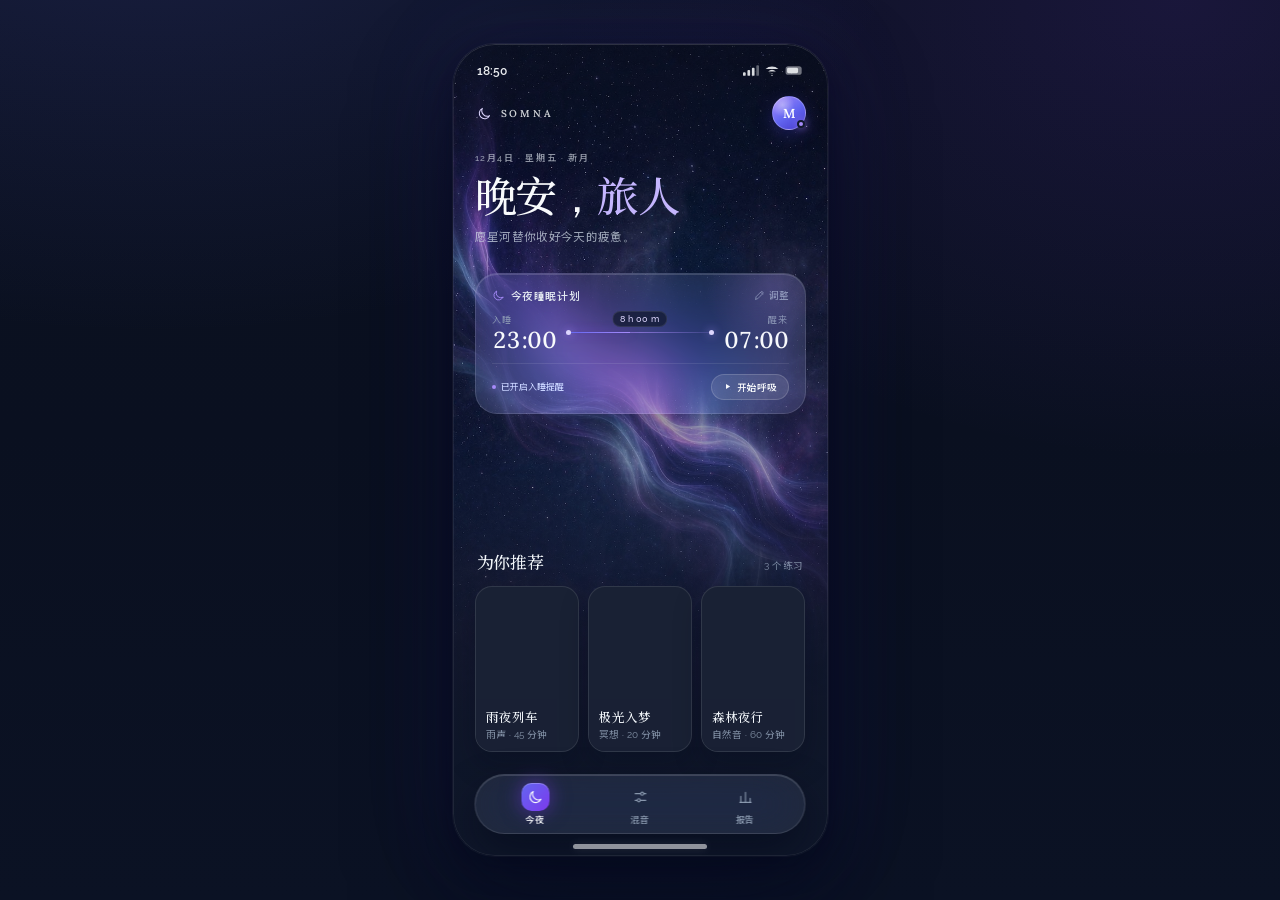
<file: index.html>
<!DOCTYPE html>
<html lang="zh-CN">
<head>
  <meta charset="UTF-8">
  <meta name="viewport" content="width=device-width, initial-scale=1.0, viewport-fit=cover, user-scalable=no">
  <meta name="theme-color" content="#0F172A">
  <meta name="apple-mobile-web-app-capable" content="yes">
  <meta name="apple-mobile-web-app-status-bar-style" content="black-translucent">
  <meta name="mobile-web-app-capable" content="yes">
  <title>SOMNA · 冥想睡眠</title>
  <link rel="icon" href="data:image/svg+xml,%3Csvg xmlns='http://www.w3.org/2000/svg' viewBox='0 0 64 64'%3E%3Crect width='64' height='64' rx='18' fill='%234338CA'/%3E%3Cpath d='M43 41A17 17 0 0 1 23 21a17 17 0 1 0 20 20Z' fill='%23DDD6FE'/%3E%3C/svg%3E">
  <link rel="stylesheet" href="assets/app.css">
</head>
<body>
  <div class="app-shell">
    <div class="app" id="app" data-view="home">
      <div class="app-statusbar" aria-hidden="true">
        <span class="status-time" id="statusTime">9:41</span>
        <span class="status-icons">
          <svg class="status-icon"><use href="#icon-signal"/></svg>
          <svg class="status-icon"><use href="#icon-wifi"/></svg>
          <svg class="status-icon battery"><use href="#icon-battery"/></svg>
        </span>
      </div>

      <main class="view-stack" id="viewStack">
        <!-- 今夜首页 -->
        <section class="view view-home active" data-view="home" aria-label="今夜首页">
          <img class="view-bg" src="assets/images/aurora-night.jpg" alt="极光夜空">
          <div class="scrim scrim-home"></div>

          <header class="home-nav">
            <div class="mini-brand">
              <span class="mini-mark"><svg class="icon"><use href="#icon-moon"/></svg></span>
              <span>SOMNA</span>
            </div>
            <button class="avatar" aria-label="个人中心">
              <span>M</span>
              <i></i>
            </button>
          </header>

          <div class="view-scroll home-scroll">
            <section class="greeting">
              <p class="eyebrow" id="homeDate">10月21日 · 星期三 · 新月</p>
              <h1 class="serif">晚安，<em>旅人</em></h1>
              <p class="greeting-sub">愿星河替你收好今天的疲惫。</p>
            </section>

            <section class="plan-card glass">
              <div class="plan-head">
                <span class="plan-kicker"><svg class="icon"><use href="#icon-moon"/></svg>今夜睡眠计划</span>
                <button class="plan-edit" id="openPlanSheet">
                  <svg class="icon"><use href="#icon-pencil"/></svg>调整
                </button>
              </div>
              <div class="plan-times">
                <div class="plan-time">
                  <span>入睡</span>
                  <strong id="planBedtime">23:00</strong>
                </div>
                <div class="plan-line">
                  <span class="node"></span>
                  <span class="rail"></span>
                  <span class="plan-duration" id="planDuration">8 h 00 m</span>
                  <span class="node"></span>
                </div>
                <div class="plan-time right">
                  <span>醒来</span>
                  <strong id="planWakeTime">07:00</strong>
                </div>
              </div>
              <div class="plan-foot">
                <span class="plan-status"><i></i>已开启入睡提醒</span>
                <button class="plan-start" data-session="deep">
                  <svg class="icon icon-fill"><use href="#icon-play"/></svg>开始呼吸
                </button>
              </div>
            </section>

            <section class="rec-section">
              <div class="rec-head">
                <h3 class="serif">为你推荐</h3>
                <span class="rec-count">3 个练习</span>
              </div>
              <div class="rec-row">
                <button class="rec-card" data-session="rain" aria-label="打开雨夜列车">
                  <span class="rec-art art-rain">
                    <svg class="icon rec-icon"><use href="#icon-rain"/></svg>
                    <span class="rec-play"><svg class="icon icon-fill"><use href="#icon-play"/></svg></span>
                  </span>
                  <span class="rec-info">
                    <span class="rec-title serif">雨夜列车</span>
                    <span class="rec-meta">雨声 · 45 分钟</span>
                  </span>
                </button>
                <button class="rec-card" data-session="aurora" aria-label="打开极光入梦">
                  <span class="rec-art art-aurora">
                    <svg class="icon rec-icon"><use href="#icon-sparkles"/></svg>
                    <span class="rec-play"><svg class="icon icon-fill"><use href="#icon-play"/></svg></span>
                  </span>
                  <span class="rec-info">
                    <span class="rec-title serif">极光入梦</span>
                    <span class="rec-meta">冥想 · 20 分钟</span>
                  </span>
                </button>
                <button class="rec-card" data-session="forest" aria-label="打开森林夜行">
                  <span class="rec-art art-forest">
                    <svg class="icon rec-icon"><use href="#icon-tree"/></svg>
                    <span class="rec-play"><svg class="icon icon-fill"><use href="#icon-play"/></svg></span>
                  </span>
                  <span class="rec-info">
                    <span class="rec-title serif">森林夜行</span>
                    <span class="rec-meta">自然音 · 60 分钟</span>
                  </span>
                </button>
              </div>
            </section>
          </div>
        </section>

        <!-- 混音实验室 -->
        <section class="view view-mix" data-view="mix" aria-label="混音实验室">
          <div class="view-bg mix-bg"></div>

          <header class="page-head mix-head">
            <div class="head-copy">
              <p class="eyebrow">MIX YOUR NIGHT</p>
              <h1 class="serif">混音实验室</h1>
            </div>
            <button class="reset-btn" id="resetMix">重置</button>
          </header>

          <div class="view-scroll mix-scroll">
            <p class="mix-lead">叠加四层环境音，创造专属的睡眠音景。</p>

            <div class="now-row">
              <span class="now-left">
                <span class="eq" id="mixEq"><i></i><i></i><i></i><i></i></span>
                正在播放 · 4 个音轨
              </span>
              <span class="now-time">26:14</span>
            </div>

            <div class="tracks" id="tracks">
              <div class="track-card active" style="--track:#60A5FA">
                <div class="track-top">
                  <span class="track-icon tile-rain"><svg class="icon"><use href="#icon-rain"/></svg></span>
                  <span class="track-copy">
                    <span class="track-name serif">雨声</span>
                    <span class="track-sub">窗外细雨</span>
                  </span>
                  <span class="track-value"><span>64</span><small>%</small></span>
                </div>
                <div class="track-slider">
                  <span class="color-block"></span>
                  <input class="track-range" type="range" min="0" max="100" value="64" style="--p:64%" aria-label="雨声音量">
                </div>
              </div>

              <div class="track-card" style="--track:#22D3EE">
                <div class="track-top">
                  <span class="track-icon tile-ocean"><svg class="icon"><use href="#icon-waves"/></svg></span>
                  <span class="track-copy">
                    <span class="track-name serif">海浪</span>
                    <span class="track-sub">远岸潮汐</span>
                  </span>
                  <span class="track-value"><span>38</span><small>%</small></span>
                </div>
                <div class="track-slider">
                  <span class="color-block"></span>
                  <input class="track-range" type="range" min="0" max="100" value="38" style="--p:38%" aria-label="海浪音量">
                </div>
              </div>

              <div class="track-card" style="--track:#34D399">
                <div class="track-top">
                  <span class="track-icon tile-forest"><svg class="icon"><use href="#icon-tree"/></svg></span>
                  <span class="track-copy">
                    <span class="track-name serif">森林</span>
                    <span class="track-sub">杉木与夜风</span>
                  </span>
                  <span class="track-value"><span>22</span><small>%</small></span>
                </div>
                <div class="track-slider">
                  <span class="color-block"></span>
                  <input class="track-range" type="range" min="0" max="100" value="22" style="--p:22%" aria-label="森林音量">
                </div>
              </div>

              <div class="track-card" style="--track:#F59E0B">
                <div class="track-top">
                  <span class="track-icon tile-fire"><svg class="icon"><use href="#icon-fire"/></svg></span>
                  <span class="track-copy">
                    <span class="track-name serif">营火</span>
                    <span class="track-sub">木柴轻响</span>
                  </span>
                  <span class="track-value"><span>47</span><small>%</small></span>
                </div>
                <div class="track-slider">
                  <span class="color-block"></span>
                  <input class="track-range" type="range" min="0" max="100" value="47" style="--p:47%" aria-label="营火音量">
                </div>
              </div>
            </div>

            <button class="save-btn" id="saveBtn">
              <svg class="icon i-plus"><use href="#icon-plus"/></svg>
              <svg class="icon i-check"><use href="#icon-check"/></svg>
              <span>保存音景</span>
            </button>
            <p class="save-note" id="saveNote">已保存 12 个私人音景 · 云端同步</p>
          </div>
        </section>

        <!-- 睡眠报告 -->
        <section class="view view-report" data-view="report" aria-label="睡眠报告">
          <div class="view-bg report-bg"></div>

          <header class="page-head report-head">
            <div class="head-copy">
              <p class="eyebrow">WEEK 43 · 睡眠健康</p>
              <h1 class="serif">睡眠报告</h1>
            </div>
            <button class="icon-btn" id="shareReport" aria-label="分享报告">
              <svg class="icon"><use href="#icon-share"/></svg>
            </button>
          </header>

          <div class="view-scroll report-scroll">
            <div class="date-row">
              <span>10月20日 · 周二</span>
              <span class="trend"><svg class="icon"><use href="#icon-chevron-right"/></svg>较上周 +6</span>
            </div>

            <section class="score-card glass">
              <div class="score-ring">
                <svg viewBox="0 0 116 116">
                  <defs>
                    <linearGradient id="scoreGrad" x1="0" y1="1" x2="1" y2="0">
                      <stop offset="0" stop-color="#4338CA"/>
                      <stop offset=".55" stop-color="#7C3AED"/>
                      <stop offset="1" stop-color="#A78BFA"/>
                    </linearGradient>
                  </defs>
                  <circle class="score-track" cx="58" cy="58" r="48"/>
                  <circle class="score-progress" cx="58" cy="58" r="48"/>
                </svg>
                <div class="score-center">
                  <span class="score-num">84</span>
                  <span class="score-cap">睡眠评分</span>
                </div>
              </div>
              <div class="score-copy">
                <span class="score-badge"><i></i>良好 · +6</span>
                <h3 class="serif">昨夜睡得很安稳</h3>
                <p>深睡比例提升 4%，恢复状态优于 <strong>78%</strong> 的用户。</p>
              </div>
            </section>

            <section class="stage-card glass">
              <div class="card-head">
                <div>
                  <h3 class="serif">睡眠阶段</h3>
                  <p>23:00 — 07:00</p>
                </div>
                <div class="stage-total">
                  <strong class="serif">7h 16m</strong>
                  <span>总睡眠</span>
                </div>
              </div>
              <div class="stage-chart">
                <span class="grid-line line-a"></span>
                <span class="grid-line line-b"></span>
                <div class="stage-col">
                  <span class="stage-val">1h 42m</span>
                  <span class="stage-bar deep" style="height:52px"></span>
                  <span class="stage-name">深睡</span>
                </div>
                <div class="stage-col">
                  <span class="stage-val">3h 18m</span>
                  <span class="stage-bar light" style="height:100px"></span>
                  <span class="stage-name">浅睡</span>
                </div>
                <div class="stage-col">
                  <span class="stage-val">1h 48m</span>
                  <span class="stage-bar rem" style="height:56px"></span>
                  <span class="stage-name">REM</span>
                </div>
                <div class="stage-col">
                  <span class="stage-val">28m</span>
                  <span class="stage-bar awake" style="height:14px"></span>
                  <span class="stage-name">清醒</span>
                </div>
              </div>
            </section>

            <div class="metric-row">
              <div class="metric-card">
                <span class="metric-icon"><svg class="icon"><use href="#icon-moon"/></svg></span>
                <span class="metric-label">睡眠时长</span>
                <strong class="metric-value">7h 16m</strong>
                <span class="metric-sub">较上周 +22m</span>
              </div>
              <div class="metric-card">
                <span class="metric-icon"><svg class="icon"><use href="#icon-clock"/></svg></span>
                <span class="metric-label">入睡用时</span>
                <strong class="metric-value">18 min</strong>
                <span class="metric-sub">理想 &lt;30m</span>
              </div>
              <div class="metric-card">
                <span class="metric-icon"><svg class="icon"><use href="#icon-eye"/></svg></span>
                <span class="metric-label">觉醒次数</span>
                <strong class="metric-value">2 次</strong>
                <span class="metric-sub">较上周 −1</span>
              </div>
            </div>

            <div class="insight-card">
              <span class="insight-icon"><svg class="icon"><use href="#icon-sparkles"/></svg></span>
              <p><strong>今晚建议</strong> 睡前 30 分钟调暗灯光，做 3 轮 4-7-8 呼吸。</p>
              <svg class="icon insight-arrow"><use href="#icon-chevron-right"/></svg>
            </div>
          </div>
        </section>

        <!-- 全屏呼吸播放 -->
        <section class="view view-player" data-view="player" aria-label="呼吸引导播放">
          <img class="view-bg player-bg" src="assets/images/aurora-night.jpg" alt="极光夜空">
          <div class="scrim scrim-player"></div>

          <header class="player-head">
            <button class="icon-btn" id="playerBack" aria-label="返回">
              <svg class="icon"><use href="#icon-chevron-left"/></svg>
            </button>
            <div class="player-head-copy">
              <span id="playerHeaderKicker">SLEEP MEDITATION</span>
              <strong class="serif" id="playerHeaderTitle">睡眠冥想</strong>
            </div>
            <button class="icon-btn" id="playerFav" aria-label="收藏">
              <svg class="icon"><use href="#icon-heart"/></svg>
            </button>
          </header>

          <div class="player-body">
            <div class="player-title">
              <p class="eyebrow" id="playerEyebrow">4–7–8 BREATHING</p>
              <h1 class="serif" id="playerTitle">深海呼吸</h1>
              <p id="playerSubtitle">引导呼吸 · 12 分钟</p>
            </div>

            <div class="orb-stage" id="orbStage">
              <span class="orb-halo"></span>
              <span class="orb-ring ring-a"></span>
              <span class="orb-ring ring-b"></span>
              <span class="orb-spark spark-a"></span>
              <span class="orb-spark spark-b"></span>
              <span class="orb-spark spark-c"></span>
              <div class="orb" id="orb">
                <span class="orb-highlight"></span>
                <span class="orb-rim"></span>
                <span class="orb-text">
                  <span class="orb-word" id="orbWord">吸气</span>
                  <span class="orb-sec" id="orbSec">4 秒</span>
                </span>
              </div>
            </div>

            <div class="guide">
              <p class="guide-main serif" id="playerGuide">让气息缓缓沉入腹部</p>
              <p class="guide-sub" id="playerGuideSub">像潮水漫过夜色，不必用力。</p>
            </div>
          </div>

          <div class="player-bottom">
            <div class="progress-labels">
              <span id="currentTime">00:00</span>
              <span id="totalTime">12:00</span>
            </div>
            <div class="progress-track" id="progressTrack">
              <span class="progress-fill" id="progressFill"></span>
            </div>
            <div class="controls">
              <button class="ctrl" id="repeatBtn" aria-label="循环播放">
                <svg class="icon"><use href="#icon-repeat"/></svg>
              </button>
              <button class="ctrl" id="prevBtn" aria-label="后退 30 秒">
                <svg class="icon"><use href="#icon-skip-back"/></svg>
              </button>
              <button class="ctrl play-btn" id="playBtn" aria-label="暂停">
                <svg class="icon icon-fill i-pause"><use href="#icon-pause"/></svg>
                <svg class="icon icon-fill i-play"><use href="#icon-play"/></svg>
              </button>
              <button class="ctrl" id="nextBtn" aria-label="前进 30 秒">
                <svg class="icon"><use href="#icon-skip-forward"/></svg>
              </button>
              <button class="ctrl" id="volumeBtn" aria-label="静音">
                <svg class="icon"><use href="#icon-volume"/></svg>
              </button>
            </div>
            <p class="session-note" id="sessionNote">4-7-8 呼吸 · 今晚第 1 次</p>
          </div>
        </section>
      </main>

      <nav class="tabbar" id="tabbar" aria-label="主导航">
        <button class="tab active" data-nav="home">
          <span class="tab-icon"><svg class="icon"><use href="#icon-moon"/></svg></span>
          <span>今夜</span>
        </button>
        <button class="tab" data-nav="mix">
          <span class="tab-icon"><svg class="icon"><use href="#icon-sliders"/></svg></span>
          <span>混音</span>
        </button>
        <button class="tab" data-nav="report">
          <span class="tab-icon"><svg class="icon"><use href="#icon-chart"/></svg></span>
          <span>报告</span>
        </button>
      </nav>

      <div class="home-indicator"></div>
      <div class="toast" id="toast" role="status" aria-live="polite"></div>

      <div class="sheet-layer" id="planSheet" aria-hidden="true">
        <div class="sheet-backdrop" data-close-sheet></div>
        <div class="sheet" role="dialog" aria-modal="true" aria-labelledby="planSheetTitle">
          <div class="sheet-handle"></div>
          <div class="sheet-head">
            <h2 class="serif" id="planSheetTitle">调整睡眠计划</h2>
            <button class="sheet-close" data-close-sheet aria-label="关闭">
              <svg class="icon"><use href="#icon-x"/></svg>
            </button>
          </div>
          <p class="sheet-sub">选择今晚的作息区间，SOMNA 会在睡前提醒你。</p>
          <div class="plan-options" id="planOptions">
            <button class="plan-option" data-bed="22:30" data-wake="06:30" data-hours="8 h 00 m">
              <span class="option-main"><strong>22:30</strong><i>→</i><strong>06:30</strong></span>
              <span class="option-sub">早睡修复 · 8 小时</span>
              <span class="option-check"><svg class="icon"><use href="#icon-check"/></svg></span>
            </button>
            <button class="plan-option selected" data-bed="23:00" data-wake="07:00" data-hours="8 h 00 m">
              <span class="option-main"><strong>23:00</strong><i>→</i><strong>07:00</strong></span>
              <span class="option-sub">标准睡眠 · 8 小时</span>
              <span class="option-check"><svg class="icon"><use href="#icon-check"/></svg></span>
            </button>
            <button class="plan-option" data-bed="23:30" data-wake="07:00" data-hours="7 h 30 m">
              <span class="option-main"><strong>23:30</strong><i>→</i><strong>07:00</strong></span>
              <span class="option-sub">轻量睡眠 · 7.5 小时</span>
              <span class="option-check"><svg class="icon"><use href="#icon-check"/></svg></span>
            </button>
          </div>
          <button class="sheet-confirm" id="confirmPlan">应用今晚计划</button>
        </div>
      </div>
    </div>
  </div>

  <svg class="svg-defs" xmlns="http://www.w3.org/2000/svg" aria-hidden="true">
    <symbol id="icon-moon" viewBox="0 0 24 24"><path d="M20.2 15.4A8.7 8.7 0 0 1 8.6 3.8 8.7 8.7 0 1 0 20.2 15.4Z"/></symbol>
    <symbol id="icon-sliders" viewBox="0 0 24 24"><path d="M4 7h8M17 7h3M4 17h3M12 17h8"/><circle cx="14.5" cy="7" r="2.3"/><circle cx="9.5" cy="17" r="2.3"/></symbol>
    <symbol id="icon-chart" viewBox="0 0 24 24"><path d="M5 20V11M12 20V5M19 20v-6"/><path d="M3.5 20h17"/></symbol>
    <symbol id="icon-pencil" viewBox="0 0 24 24"><path d="m14.8 5.2 4 4M4 20l4.2-1L19 8.2a2.8 2.8 0 0 0-4-4L4.2 15 4 20Z"/></symbol>
    <symbol id="icon-rain" viewBox="0 0 24 24"><path d="M7 15.5a3.5 3.5 0 1 1 .4-7 5 5 0 0 1 9.2-1.5A4.2 4.2 0 0 1 18 15.5H7Z"/><path d="m8.5 18-1 2M12 18l-1 2M15.5 18l-1 2"/></symbol>
    <symbol id="icon-waves" viewBox="0 0 24 24"><path d="M3 8.5c2.2-2.2 4.4-2.2 6.6 0s4.4 2.2 6.6 0 3.5-1.7 4.8-.7M3 13.5c2.2-2.2 4.4-2.2 6.6 0s4.4 2.2 6.6 0 3.5-1.7 4.8-.7M3 18.5c2.2-2.2 4.4-2.2 6.6 0s4.4 2.2 6.6 0 3.5-1.7 4.8-.7"/></symbol>
    <symbol id="icon-tree" viewBox="0 0 24 24"><path d="M12 3 7 10h3l-4 6h5v3M12 3l5 7h-3l4 6h-6v3M12 19v2"/></symbol>
    <symbol id="icon-fire" viewBox="0 0 24 24"><path d="M12.2 21c4 0 6.3-2.5 6.3-5.7 0-4.6-4.7-6.4-5.1-11.3-2.7 1.3-4.2 3.5-4.2 5.6 0 1.2.4 2.2 1.1 3-2 .1-3.3-1-3.5-2.4-.8 1.2-1.2 2.6-1.2 4.1C5.6 18.3 8.1 21 12.2 21Z"/><path d="M12.1 18.8c1.4 0 2.3-.9 2.3-2.1 0-1.6-1.7-2.2-1.8-4-.9.5-1.5 1.2-1.5 2 0 .4.1.8.4 1.1-.7 0-1.2-.4-1.3-.9-.3.4-.4.9-.4 1.4 0 1.5.9 2.5 2.3 2.5Z"/></symbol>
    <symbol id="icon-sparkles" viewBox="0 0 24 24"><path d="M11 3c.5 4.4 1.8 5.7 6.2 6.2-4.4.5-5.7 1.8-6.2 6.2-.5-4.4-1.8-5.7-6.2-6.2C9.2 8.7 10.5 7.4 11 3Z"/><path d="M18.5 15.5c.2 1.7.8 2.3 2.5 2.5-1.7.2-2.3.8-2.5 2.5-.2-1.7-.8-2.3-2.5-2.5 1.7-.2 2.3-.8 2.5-2.5Z"/></symbol>
    <symbol id="icon-clock" viewBox="0 0 24 24"><circle cx="12" cy="12" r="8.5"/><path d="M12 7v5.3l3.2 1.9"/></symbol>
    <symbol id="icon-eye" viewBox="0 0 24 24"><path d="M2.8 12S6.2 5.8 12 5.8 21.2 12 21.2 12 17.8 18.2 12 18.2 2.8 12 2.8 12Z"/><circle cx="12" cy="12" r="2.8"/></symbol>
    <symbol id="icon-heart" viewBox="0 0 24 24"><path d="M20.2 5.9a5 5 0 0 0-7.1 0L12 7l-1.1-1.1a5 5 0 1 0-7 7.1L12 21l8.2-8a5 5 0 0 0 0-7.1Z"/></symbol>
    <symbol id="icon-share" viewBox="0 0 24 24"><path d="M12 15V3.8M12 3.8 8.5 7.3M12 3.8l3.5 3.5"/><path d="M5.5 12.5v6.7h13v-6.7"/></symbol>
    <symbol id="icon-chevron-left" viewBox="0 0 24 24"><path d="m14.5 5-7 7 7 7"/></symbol>
    <symbol id="icon-chevron-right" viewBox="0 0 24 24"><path d="m9.5 5 7 7-7 7"/></symbol>
    <symbol id="icon-play" viewBox="0 0 24 24"><path d="M8 5.3v13.4L19 12 8 5.3Z"/></symbol>
    <symbol id="icon-pause" viewBox="0 0 24 24"><rect x="7" y="5" width="3.6" height="14" rx="1.4"/><rect x="13.4" y="5" width="3.6" height="14" rx="1.4"/></symbol>
    <symbol id="icon-skip-back" viewBox="0 0 24 24"><path d="M19 5.5v13L9 12l10-6.5Z"/><path d="M5 5v14"/></symbol>
    <symbol id="icon-skip-forward" viewBox="0 0 24 24"><path d="M5 5.5v13l10-6.5L5 5.5Z"/><path d="M19 5v14"/></symbol>
    <symbol id="icon-repeat" viewBox="0 0 24 24"><path d="M17 3.5h3.5V7M20.5 7A8.5 8.5 0 1 0 21 14"/></symbol>
    <symbol id="icon-volume" viewBox="0 0 24 24"><path d="M4 9.5v5h4l5 4v-13l-5 4H4Z"/><path d="M16 9.2a4 4 0 0 1 0 5.6"/></symbol>
    <symbol id="icon-plus" viewBox="0 0 24 24"><path d="M12 5v14M5 12h14"/></symbol>
    <symbol id="icon-check" viewBox="0 0 24 24"><path d="m5 12.5 4.5 4.5L19 6.5"/></symbol>
    <symbol id="icon-x" viewBox="0 0 24 24"><path d="M6 6l12 12M18 6 6 18"/></symbol>
    <symbol id="icon-signal" viewBox="0 0 18 12"><rect x="0" y="8" width="3" height="4" rx="1"/><rect x="5" y="5.5" width="3" height="6.5" rx="1"/><rect x="10" y="3" width="3" height="9" rx="1"/><rect x="15" y="0" width="3" height="12" rx="1" opacity=".42"/></symbol>
    <symbol id="icon-wifi" viewBox="0 0 18 13"><path d="M1.4 4.6A11.5 11.5 0 0 1 16.6 4.6M4.4 7.7a7.1 7.1 0 0 1 9.2 0M7.3 10.6a3 3 0 0 1 3.4 0"/><circle cx="9" cy="12.2" r=".8" fill="currentColor" stroke="none"/></symbol>
    <symbol id="icon-battery" viewBox="0 0 22 12"><rect x=".7" y="1.1" width="18.6" height="9.8" rx="3" opacity=".5"/><rect x="2.4" y="2.8" width="12.7" height="6.4" rx="1.7"/><path d="M21 4.6v2.8"/></symbol>
  </svg>

  <script src="assets/audio.js"></script>
  <script src="assets/app.js"></script>
</body>
</html>
</file>
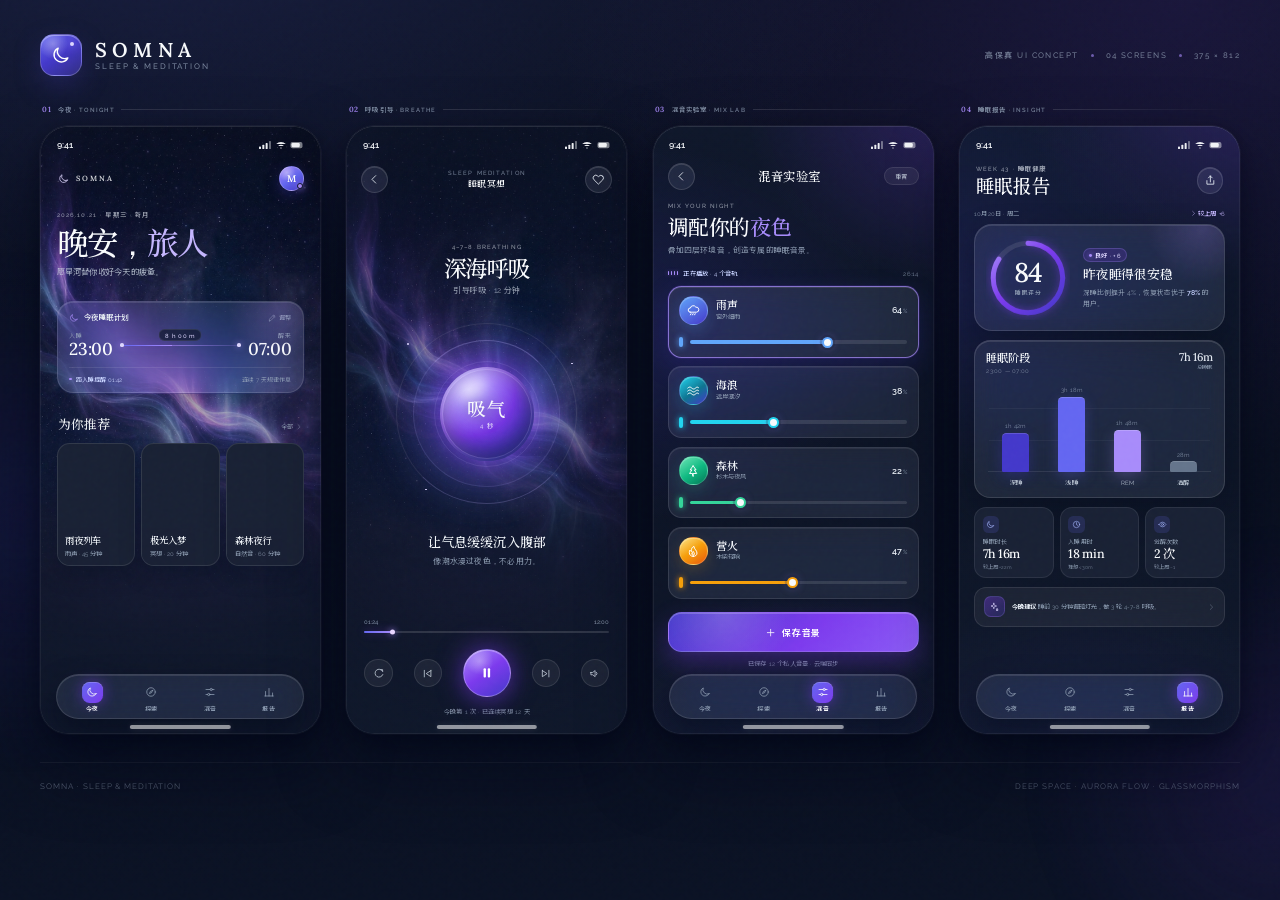
<file: showcase.html>
<!DOCTYPE html>
<html lang="zh-CN">
<head>
  <meta charset="UTF-8">
  <meta name="viewport" content="width=device-width, initial-scale=1.0">
  <meta name="theme-color" content="#0F172A">
  <title>SOMNA · 冥想睡眠 App — 高保真设计稿</title>
  <link rel="stylesheet" href="assets/styles.css">
</head>
<body>
  <div class="ambient ambient-a" aria-hidden="true"></div>
  <div class="ambient ambient-b" aria-hidden="true"></div>

  <svg class="svg-defs" xmlns="http://www.w3.org/2000/svg" aria-hidden="true">
    <symbol id="icon-moon" viewBox="0 0 24 24">
      <path d="M20.2 15.4A8.7 8.7 0 0 1 8.6 3.8 8.7 8.7 0 1 0 20.2 15.4Z"/>
    </symbol>
    <symbol id="icon-compass" viewBox="0 0 24 24">
      <circle cx="12" cy="12" r="8.5"/>
      <path d="m15.2 8.8-2 4.4-4.4 2 2-4.4 4.4-2Z"/>
    </symbol>
    <symbol id="icon-sliders" viewBox="0 0 24 24">
      <path d="M4 7h8M17 7h3M4 17h3M12 17h8"/>
      <circle cx="14.5" cy="7" r="2.3"/>
      <circle cx="9.5" cy="17" r="2.3"/>
    </symbol>
    <symbol id="icon-chart" viewBox="0 0 24 24">
      <path d="M5 20V11M12 20V5M19 20v-6"/>
      <path d="M3.5 20h17"/>
    </symbol>
    <symbol id="icon-pencil" viewBox="0 0 24 24">
      <path d="m14.8 5.2 4 4M4 20l4.2-1L19 8.2a2.8 2.8 0 0 0-4-4L4.2 15 4 20Z"/>
    </symbol>
    <symbol id="icon-rain" viewBox="0 0 24 24">
      <path d="M7 15.5a3.5 3.5 0 1 1 .4-7 5 5 0 0 1 9.2-1.5A4.2 4.2 0 0 1 18 15.5H7Z"/>
      <path d="m8.5 18-1 2M12 18l-1 2M15.5 18l-1 2"/>
    </symbol>
    <symbol id="icon-waves" viewBox="0 0 24 24">
      <path d="M3 8.5c2.2-2.2 4.4-2.2 6.6 0s4.4 2.2 6.6 0 3.5-1.7 4.8-.7"/>
      <path d="M3 13.5c2.2-2.2 4.4-2.2 6.6 0s4.4 2.2 6.6 0 3.5-1.7 4.8-.7"/>
      <path d="M3 18.5c2.2-2.2 4.4-2.2 6.6 0s4.4 2.2 6.6 0 3.5-1.7 4.8-.7"/>
    </symbol>
    <symbol id="icon-tree" viewBox="0 0 24 24">
      <path d="M12 3 7 10h3l-4 6h5v3M12 3l5 7h-3l4 6h-6v3M12 19v2"/>
    </symbol>
    <symbol id="icon-fire" viewBox="0 0 24 24">
      <path d="M12.2 21c4 0 6.3-2.5 6.3-5.7 0-4.6-4.7-6.4-5.1-11.3-2.7 1.3-4.2 3.5-4.2 5.6 0 1.2.4 2.2 1.1 3-2 .1-3.3-1-3.5-2.4-.8 1.2-1.2 2.6-1.2 4.1C5.6 18.3 8.1 21 12.2 21Z"/>
      <path d="M12.1 18.8c1.4 0 2.3-.9 2.3-2.1 0-1.6-1.7-2.2-1.8-4-.9.5-1.5 1.2-1.5 2 0 .4.1.8.4 1.1-.7 0-1.2-.4-1.3-.9-.3.4-.4.9-.4 1.4 0 1.5.9 2.5 2.3 2.5Z"/>
    </symbol>
    <symbol id="icon-sparkles" viewBox="0 0 24 24">
      <path d="M11 3c.5 4.4 1.8 5.7 6.2 6.2-4.4.5-5.7 1.8-6.2 6.2-.5-4.4-1.8-5.7-6.2-6.2C9.2 8.7 10.5 7.4 11 3Z"/>
      <path d="M18.5 15.5c.2 1.7.8 2.3 2.5 2.5-1.7.2-2.3.8-2.5 2.5-.2-1.7-.8-2.3-2.5-2.5 1.7-.2 2.3-.8 2.5-2.5Z"/>
    </symbol>
    <symbol id="icon-clock" viewBox="0 0 24 24">
      <circle cx="12" cy="12" r="8.5"/>
      <path d="M12 7v5.3l3.2 1.9"/>
    </symbol>
    <symbol id="icon-eye" viewBox="0 0 24 24">
      <path d="M2.8 12S6.2 5.8 12 5.8 21.2 12 21.2 12 17.8 18.2 12 18.2 2.8 12 2.8 12Z"/>
      <circle cx="12" cy="12" r="2.8"/>
    </symbol>
    <symbol id="icon-heart" viewBox="0 0 24 24">
      <path d="M20.2 5.9a5 5 0 0 0-7.1 0L12 7l-1.1-1.1a5 5 0 1 0-7 7.1L12 21l8.2-8a5 5 0 0 0 0-7.1Z"/>
    </symbol>
    <symbol id="icon-share" viewBox="0 0 24 24">
      <path d="M12 15V3.8M12 3.8 8.5 7.3M12 3.8l3.5 3.5"/>
      <path d="M5.5 12.5v6.7h13v-6.7"/>
    </symbol>
    <symbol id="icon-chevron-left" viewBox="0 0 24 24">
      <path d="m14.5 5-7 7 7 7"/>
    </symbol>
    <symbol id="icon-chevron-right" viewBox="0 0 24 24">
      <path d="m9.5 5 7 7-7 7"/>
    </symbol>
    <symbol id="icon-play" viewBox="0 0 24 24">
      <path d="M8 5.3v13.4L19 12 8 5.3Z"/>
    </symbol>
    <symbol id="icon-pause" viewBox="0 0 24 24">
      <rect x="7" y="5" width="3.6" height="14" rx="1.4"/>
      <rect x="13.4" y="5" width="3.6" height="14" rx="1.4"/>
    </symbol>
    <symbol id="icon-skip-back" viewBox="0 0 24 24">
      <path d="M19 5.5v13L9 12l10-6.5Z"/>
      <path d="M5 5v14"/>
    </symbol>
    <symbol id="icon-skip-forward" viewBox="0 0 24 24">
      <path d="M5 5.5v13l10-6.5L5 5.5Z"/>
      <path d="M19 5v14"/>
    </symbol>
    <symbol id="icon-repeat" viewBox="0 0 24 24">
      <path d="M17 3.5h3.5V7M20.5 7A8.5 8.5 0 1 0 21 14"/>
    </symbol>
    <symbol id="icon-volume" viewBox="0 0 24 24">
      <path d="M4 9.5v5h4l5 4v-13l-5 4H4Z"/>
      <path d="M16 9.2a4 4 0 0 1 0 5.6"/>
    </symbol>
    <symbol id="icon-plus" viewBox="0 0 24 24">
      <path d="M12 5v14M5 12h14"/>
    </symbol>
    <symbol id="icon-check" viewBox="0 0 24 24">
      <path d="m5 12.5 4.5 4.5L19 6.5"/>
    </symbol>
    <symbol id="icon-signal" viewBox="0 0 18 12">
      <rect x="0" y="8" width="3" height="4" rx="1"/>
      <rect x="5" y="5.5" width="3" height="6.5" rx="1"/>
      <rect x="10" y="3" width="3" height="9" rx="1"/>
      <rect x="15" y="0" width="3" height="12" rx="1" opacity=".42"/>
    </symbol>
    <symbol id="icon-wifi" viewBox="0 0 18 13">
      <path d="M1.4 4.6A11.5 11.5 0 0 1 16.6 4.6M4.4 7.7a7.1 7.1 0 0 1 9.2 0M7.3 10.6a3 3 0 0 1 3.4 0"/>
      <circle cx="9" cy="12.2" r=".8" fill="currentColor" stroke="none"/>
    </symbol>
    <symbol id="icon-battery" viewBox="0 0 22 12">
      <rect x=".7" y="1.1" width="18.6" height="9.8" rx="3" opacity=".5"/>
      <rect x="2.4" y="2.8" width="12.7" height="6.4" rx="1.7"/>
      <path d="M21 4.6v2.8"/>
    </symbol>
  </svg>

  <div class="showcase">
    <header class="topbar">
      <div class="brand">
        <div class="logo-mark">
          <svg class="icon"><use href="#icon-moon"/></svg>
        </div>
        <div class="brand-copy">
          <span class="brand-name">SOMNA</span>
          <span class="brand-sub">SLEEP &amp; MEDITATION</span>
        </div>
      </div>
      <div class="topmeta">
        <span>高保真 UI CONCEPT</span>
        <i></i>
        <span>04 SCREENS</span>
        <i></i>
        <span>375 × 812</span>
      </div>
    </header>

    <main class="stage">
      <div class="frames" id="frames">

        <!-- 01 今夜首页 -->
        <section class="frame-block">
          <div class="frame-label">
            <span class="num">01</span>
            <span>今夜 · TONIGHT</span>
            <span class="line"></span>
          </div>
          <article class="phone phone-home" aria-label="今夜首页">
            <img class="phone-bg" src="assets/images/aurora-night.jpg" alt="AI 生成的极光夜空">
            <div class="scrim scrim-home"></div>
            <div class="screen">
              <div class="statusbar">
                <span class="status-time">9:41</span>
                <span class="status-icons">
                  <svg class="status-icon"><use href="#icon-signal"/></svg>
                  <svg class="status-icon"><use href="#icon-wifi"/></svg>
                  <svg class="status-icon battery"><use href="#icon-battery"/></svg>
                </span>
              </div>

              <header class="home-nav">
                <div class="mini-brand">
                  <span class="mini-mark"><svg class="icon"><use href="#icon-moon"/></svg></span>
                  <span>SOMNA</span>
                </div>
                <button class="avatar" aria-label="个人中心">
                  <span>M</span>
                  <i></i>
                </button>
              </header>

              <div class="home-content">
                <section class="greeting">
                  <p class="eyebrow">2026.10.21 · 星期三 · 新月</p>
                  <h1 class="serif">晚安，<em>旅人</em></h1>
                  <p class="greeting-sub">愿星河替你收好今天的疲惫。</p>
                </section>

                <section class="plan-card glass">
                  <div class="plan-head">
                    <span class="plan-kicker"><svg class="icon"><use href="#icon-moon"/></svg>今夜睡眠计划</span>
                    <button class="plan-edit"><svg class="icon"><use href="#icon-pencil"/></svg>调整</button>
                  </div>
                  <div class="plan-times">
                    <div class="plan-time">
                      <span>入睡</span>
                      <strong>23:00</strong>
                    </div>
                    <div class="plan-line">
                      <span class="node"></span>
                      <span class="rail"></span>
                      <span class="plan-duration">8 h 00 m</span>
                      <span class="node"></span>
                    </div>
                    <div class="plan-time right">
                      <span>醒来</span>
                      <strong>07:00</strong>
                    </div>
                  </div>
                  <div class="plan-foot">
                    <span class="plan-status"><i></i>距入睡提醒 01:42</span>
                    <span>连续 7 天规律作息</span>
                  </div>
                </section>

                <section class="rec-section">
                  <div class="rec-head">
                    <h3 class="serif">为你推荐</h3>
                    <button>全部 <svg class="icon"><use href="#icon-chevron-right"/></svg></button>
                  </div>
                  <div class="rec-row">
                    <button class="rec-card">
                      <span class="rec-art art-rain">
                        <svg class="icon rec-icon"><use href="#icon-rain"/></svg>
                        <span class="rec-play"><svg class="icon icon-fill"><use href="#icon-play"/></svg></span>
                      </span>
                      <span class="rec-info">
                        <span class="rec-title serif">雨夜列车</span>
                        <span class="rec-meta">雨声 · 45 分钟</span>
                      </span>
                    </button>
                    <button class="rec-card">
                      <span class="rec-art art-aurora">
                        <svg class="icon rec-icon"><use href="#icon-sparkles"/></svg>
                        <span class="rec-play"><svg class="icon icon-fill"><use href="#icon-play"/></svg></span>
                      </span>
                      <span class="rec-info">
                        <span class="rec-title serif">极光入梦</span>
                        <span class="rec-meta">冥想 · 20 分钟</span>
                      </span>
                    </button>
                    <button class="rec-card">
                      <span class="rec-art art-forest">
                        <svg class="icon rec-icon"><use href="#icon-tree"/></svg>
                        <span class="rec-play"><svg class="icon icon-fill"><use href="#icon-play"/></svg></span>
                      </span>
                      <span class="rec-info">
                        <span class="rec-title serif">森林夜行</span>
                        <span class="rec-meta">自然音 · 60 分钟</span>
                      </span>
                    </button>
                  </div>
                </section>
              </div>

              <nav class="tabbar" aria-label="主导航">
                <button class="tab active">
                  <span class="tab-icon"><svg class="icon"><use href="#icon-moon"/></svg></span>
                  <span>今夜</span>
                </button>
                <button class="tab">
                  <span class="tab-icon"><svg class="icon"><use href="#icon-compass"/></svg></span>
                  <span>探索</span>
                </button>
                <button class="tab">
                  <span class="tab-icon"><svg class="icon"><use href="#icon-sliders"/></svg></span>
                  <span>混音</span>
                </button>
                <button class="tab">
                  <span class="tab-icon"><svg class="icon"><use href="#icon-chart"/></svg></span>
                  <span>报告</span>
                </button>
              </nav>

              <div class="home-indicator"></div>
            </div>
          </article>
        </section>

        <!-- 02 呼吸引导播放 -->
        <section class="frame-block">
          <div class="frame-label">
            <span class="num">02</span>
            <span>呼吸引导 · BREATHE</span>
            <span class="line"></span>
          </div>
          <article class="phone phone-breathe" aria-label="呼吸引导播放">
            <img class="phone-bg player-bg" src="assets/images/aurora-night.jpg" alt="AI 生成的极光夜空">
            <div class="scrim scrim-player"></div>
            <div class="screen">
              <div class="statusbar">
                <span class="status-time">9:41</span>
                <span class="status-icons">
                  <svg class="status-icon"><use href="#icon-signal"/></svg>
                  <svg class="status-icon"><use href="#icon-wifi"/></svg>
                  <svg class="status-icon battery"><use href="#icon-battery"/></svg>
                </span>
              </div>

              <header class="player-head">
                <button class="icon-btn" aria-label="返回">
                  <svg class="icon"><use href="#icon-chevron-left"/></svg>
                </button>
                <div class="player-head-copy">
                  <span>SLEEP MEDITATION</span>
                  <strong class="serif">睡眠冥想</strong>
                </div>
                <button class="icon-btn" aria-label="收藏">
                  <svg class="icon"><use href="#icon-heart"/></svg>
                </button>
              </header>

              <div class="player-body">
                <div class="player-title">
                  <p class="eyebrow">4–7–8 BREATHING</p>
                  <h1 class="serif">深海呼吸</h1>
                  <p>引导呼吸 · 12 分钟</p>
                </div>

                <div class="orb-stage">
                  <span class="orb-halo"></span>
                  <span class="orb-ring ring-a"></span>
                  <span class="orb-ring ring-b"></span>
                  <span class="orb-spark spark-a"></span>
                  <span class="orb-spark spark-b"></span>
                  <span class="orb-spark spark-c"></span>
                  <div class="orb" id="orb">
                    <span class="orb-highlight"></span>
                    <span class="orb-rim"></span>
                    <span class="orb-text">
                      <span class="orb-word">吸气</span>
                      <span class="orb-sec">4 秒</span>
                    </span>
                  </div>
                </div>

                <div class="guide">
                  <p class="guide-main serif">让气息缓缓沉入腹部</p>
                  <p class="guide-sub">像潮水漫过夜色，不必用力。</p>
                </div>
              </div>

              <div class="player-bottom">
                <div class="progress-labels">
                  <span>01:24</span>
                  <span>12:00</span>
                </div>
                <div class="progress-track">
                  <span class="progress-fill"></span>
                </div>
                <div class="controls">
                  <button class="ctrl" aria-label="循环播放">
                    <svg class="icon"><use href="#icon-repeat"/></svg>
                  </button>
                  <button class="ctrl" aria-label="上一段">
                    <svg class="icon"><use href="#icon-skip-back"/></svg>
                  </button>
                  <button class="ctrl play-btn" id="playBtn" aria-label="暂停">
                    <svg class="icon icon-fill i-pause"><use href="#icon-pause"/></svg>
                    <svg class="icon icon-fill i-play"><use href="#icon-play"/></svg>
                  </button>
                  <button class="ctrl" aria-label="下一段">
                    <svg class="icon"><use href="#icon-skip-forward"/></svg>
                  </button>
                  <button class="ctrl" aria-label="音量">
                    <svg class="icon"><use href="#icon-volume"/></svg>
                  </button>
                </div>
                <p class="session-note">今晚第 1 次 · 已连续冥想 12 天</p>
              </div>

              <div class="home-indicator"></div>
            </div>
          </article>
        </section>

        <!-- 03 混音实验室 -->
        <section class="frame-block">
          <div class="frame-label">
            <span class="num">03</span>
            <span>混音实验室 · MIX LAB</span>
            <span class="line"></span>
          </div>
          <article class="phone phone-mix" aria-label="混音实验室">
            <div class="mix-bg" aria-hidden="true"></div>
            <div class="screen">
              <div class="statusbar">
                <span class="status-time">9:41</span>
                <span class="status-icons">
                  <svg class="status-icon"><use href="#icon-signal"/></svg>
                  <svg class="status-icon"><use href="#icon-wifi"/></svg>
                  <svg class="status-icon battery"><use href="#icon-battery"/></svg>
                </span>
              </div>

              <header class="mix-head">
                <button class="icon-btn" aria-label="返回">
                  <svg class="icon"><use href="#icon-chevron-left"/></svg>
                </button>
                <span class="mix-head-title serif">混音实验室</span>
                <button class="reset-btn">重置</button>
              </header>

              <div class="mix-main">
                <section class="mix-intro">
                  <p class="eyebrow">MIX YOUR NIGHT</p>
                  <h1 class="serif">调配你的<span>夜色</span></h1>
                  <p>叠加四层环境音，创造专属的睡眠音景。</p>
                </section>

                <div class="now-row">
                  <span class="now-left">
                    <span class="eq"><i></i><i></i><i></i><i></i></span>
                    正在播放 · 4 个音轨
                  </span>
                  <span class="now-time">26:14</span>
                </div>

                <div class="tracks">
                  <div class="track-card active" style="--track:#60A5FA">
                    <div class="track-top">
                      <span class="track-icon tile-rain"><svg class="icon"><use href="#icon-rain"/></svg></span>
                      <span class="track-copy">
                        <span class="track-name serif">雨声</span>
                        <span class="track-sub">窗外细雨</span>
                      </span>
                      <span class="track-value"><span>64</span><small>%</small></span>
                    </div>
                    <div class="track-slider">
                      <span class="color-block"></span>
                      <input class="track-range" type="range" min="0" max="100" value="64" style="--p:64%" aria-label="雨声音量">
                    </div>
                  </div>

                  <div class="track-card" style="--track:#22D3EE">
                    <div class="track-top">
                      <span class="track-icon tile-ocean"><svg class="icon"><use href="#icon-waves"/></svg></span>
                      <span class="track-copy">
                        <span class="track-name serif">海浪</span>
                        <span class="track-sub">远岸潮汐</span>
                      </span>
                      <span class="track-value"><span>38</span><small>%</small></span>
                    </div>
                    <div class="track-slider">
                      <span class="color-block"></span>
                      <input class="track-range" type="range" min="0" max="100" value="38" style="--p:38%" aria-label="海浪音量">
                    </div>
                  </div>

                  <div class="track-card" style="--track:#34D399">
                    <div class="track-top">
                      <span class="track-icon tile-forest"><svg class="icon"><use href="#icon-tree"/></svg></span>
                      <span class="track-copy">
                        <span class="track-name serif">森林</span>
                        <span class="track-sub">杉木与夜风</span>
                      </span>
                      <span class="track-value"><span>22</span><small>%</small></span>
                    </div>
                    <div class="track-slider">
                      <span class="color-block"></span>
                      <input class="track-range" type="range" min="0" max="100" value="22" style="--p:22%" aria-label="森林音量">
                    </div>
                  </div>

                  <div class="track-card" style="--track:#F59E0B">
                    <div class="track-top">
                      <span class="track-icon tile-fire"><svg class="icon"><use href="#icon-fire"/></svg></span>
                      <span class="track-copy">
                        <span class="track-name serif">营火</span>
                        <span class="track-sub">木柴轻响</span>
                      </span>
                      <span class="track-value"><span>47</span><small>%</small></span>
                    </div>
                    <div class="track-slider">
                      <span class="color-block"></span>
                      <input class="track-range" type="range" min="0" max="100" value="47" style="--p:47%" aria-label="营火音量">
                    </div>
                  </div>
                </div>

                <button class="save-btn" id="saveBtn">
                  <svg class="icon i-plus"><use href="#icon-plus"/></svg>
                  <svg class="icon i-check"><use href="#icon-check"/></svg>
                  <span>保存音景</span>
                </button>
                <p class="save-note">已保存 12 个私人音景 · 云端同步</p>
              </div>

              <nav class="tabbar" aria-label="主导航">
                <button class="tab">
                  <span class="tab-icon"><svg class="icon"><use href="#icon-moon"/></svg></span>
                  <span>今夜</span>
                </button>
                <button class="tab">
                  <span class="tab-icon"><svg class="icon"><use href="#icon-compass"/></svg></span>
                  <span>探索</span>
                </button>
                <button class="tab active">
                  <span class="tab-icon"><svg class="icon"><use href="#icon-sliders"/></svg></span>
                  <span>混音</span>
                </button>
                <button class="tab">
                  <span class="tab-icon"><svg class="icon"><use href="#icon-chart"/></svg></span>
                  <span>报告</span>
                </button>
              </nav>

              <div class="home-indicator"></div>
            </div>
          </article>
        </section>

        <!-- 04 睡眠报告 -->
        <section class="frame-block">
          <div class="frame-label">
            <span class="num">04</span>
            <span>睡眠报告 · INSIGHT</span>
            <span class="line"></span>
          </div>
          <article class="phone phone-report" aria-label="睡眠报告">
            <div class="report-bg" aria-hidden="true"></div>
            <div class="screen">
              <div class="statusbar">
                <span class="status-time">9:41</span>
                <span class="status-icons">
                  <svg class="status-icon"><use href="#icon-signal"/></svg>
                  <svg class="status-icon"><use href="#icon-wifi"/></svg>
                  <svg class="status-icon battery"><use href="#icon-battery"/></svg>
                </span>
              </div>

              <header class="report-head">
                <div>
                  <p class="eyebrow">WEEK 43 · 睡眠健康</p>
                  <h1 class="serif">睡眠报告</h1>
                </div>
                <button class="icon-btn" aria-label="分享报告">
                  <svg class="icon"><use href="#icon-share"/></svg>
                </button>
              </header>

              <div class="report-main">
                <div class="date-row">
                  <span>10月20日 · 周二</span>
                  <span class="trend"><svg class="icon"><use href="#icon-chevron-right"/></svg>较上周 +6</span>
                </div>

                <section class="score-card glass">
                  <div class="score-ring">
                    <svg viewBox="0 0 116 116">
                      <defs>
                        <linearGradient id="scoreGrad" x1="0" y1="1" x2="1" y2="0">
                          <stop offset="0" stop-color="#4338CA"/>
                          <stop offset=".55" stop-color="#7C3AED"/>
                          <stop offset="1" stop-color="#A78BFA"/>
                        </linearGradient>
                      </defs>
                      <circle class="score-track" cx="58" cy="58" r="48"/>
                      <circle class="score-progress" cx="58" cy="58" r="48"/>
                    </svg>
                    <div class="score-center">
                      <span class="score-num">84</span>
                      <span class="score-cap">睡眠评分</span>
                    </div>
                  </div>
                  <div class="score-copy">
                    <span class="score-badge"><i></i>良好 · +6</span>
                    <h3 class="serif">昨夜睡得很安稳</h3>
                    <p>深睡比例提升 4%，恢复状态优于 <strong>78%</strong> 的用户。</p>
                  </div>
                </section>

                <section class="stage-card glass">
                  <div class="card-head">
                    <div>
                      <h3 class="serif">睡眠阶段</h3>
                      <p>23:00 — 07:00</p>
                    </div>
                    <div class="stage-total">
                      <strong class="serif">7h 16m</strong>
                      <span>总睡眠</span>
                    </div>
                  </div>
                  <div class="stage-chart">
                    <span class="grid-line line-a"></span>
                    <span class="grid-line line-b"></span>
                    <div class="stage-col">
                      <span class="stage-val">1h 42m</span>
                      <span class="stage-bar deep" style="height:52px"></span>
                      <span class="stage-name">深睡</span>
                    </div>
                    <div class="stage-col">
                      <span class="stage-val">3h 18m</span>
                      <span class="stage-bar light" style="height:100px"></span>
                      <span class="stage-name">浅睡</span>
                    </div>
                    <div class="stage-col">
                      <span class="stage-val">1h 48m</span>
                      <span class="stage-bar rem" style="height:56px"></span>
                      <span class="stage-name">REM</span>
                    </div>
                    <div class="stage-col">
                      <span class="stage-val">28m</span>
                      <span class="stage-bar awake" style="height:14px"></span>
                      <span class="stage-name">清醒</span>
                    </div>
                  </div>
                </section>

                <div class="metric-row">
                  <div class="metric-card">
                    <span class="metric-icon"><svg class="icon"><use href="#icon-moon"/></svg></span>
                    <span class="metric-label">睡眠时长</span>
                    <strong class="metric-value">7h 16m</strong>
                    <span class="metric-sub">较上周 +22m</span>
                  </div>
                  <div class="metric-card">
                    <span class="metric-icon"><svg class="icon"><use href="#icon-clock"/></svg></span>
                    <span class="metric-label">入睡用时</span>
                    <strong class="metric-value">18 min</strong>
                    <span class="metric-sub">理想 &lt;30m</span>
                  </div>
                  <div class="metric-card">
                    <span class="metric-icon"><svg class="icon"><use href="#icon-eye"/></svg></span>
                    <span class="metric-label">觉醒次数</span>
                    <strong class="metric-value">2 次</strong>
                    <span class="metric-sub">较上周 −1</span>
                  </div>
                </div>

                <div class="insight-card">
                  <span class="insight-icon"><svg class="icon"><use href="#icon-sparkles"/></svg></span>
                  <p><strong>今晚建议</strong> 睡前 30 分钟调暗灯光，做 3 轮 4-7-8 呼吸。</p>
                  <svg class="icon insight-arrow"><use href="#icon-chevron-right"/></svg>
                </div>
              </div>

              <nav class="tabbar" aria-label="主导航">
                <button class="tab">
                  <span class="tab-icon"><svg class="icon"><use href="#icon-moon"/></svg></span>
                  <span>今夜</span>
                </button>
                <button class="tab">
                  <span class="tab-icon"><svg class="icon"><use href="#icon-compass"/></svg></span>
                  <span>探索</span>
                </button>
                <button class="tab">
                  <span class="tab-icon"><svg class="icon"><use href="#icon-sliders"/></svg></span>
                  <span>混音</span>
                </button>
                <button class="tab active">
                  <span class="tab-icon"><svg class="icon"><use href="#icon-chart"/></svg></span>
                  <span>报告</span>
                </button>
              </nav>

              <div class="home-indicator"></div>
            </div>
          </article>
        </section>

      </div>
    </main>

    <footer class="showcase-foot">
      <span>SOMNA · Sleep &amp; Meditation</span>
      <span>Deep Space · Aurora Flow · Glassmorphism</span>
    </footer>
  </div>

  <script src="assets/showcase.js"></script>
</body>
</html>
</file>
<file: assets/app.css>
@font-face {
  font-family: 'Lora';
  src: url('fonts/Lora-400.ttf') format('truetype');
  font-weight: 400;
  font-style: normal;
  font-display: swap;
}
@font-face {
  font-family: 'Lora';
  src: url('fonts/Lora-500.ttf') format('truetype');
  font-weight: 500;
  font-style: normal;
  font-display: swap;
}
@font-face {
  font-family: 'Lora';
  src: url('fonts/Lora-600.ttf') format('truetype');
  font-weight: 600;
  font-style: normal;
  font-display: swap;
}
@font-face {
  font-family: 'Lora';
  src: url('fonts/Lora-700.ttf') format('truetype');
  font-weight: 700;
  font-style: normal;
  font-display: swap;
}
@font-face {
  font-family: 'Raleway';
  src: url('fonts/Raleway-300.ttf') format('truetype');
  font-weight: 300;
  font-style: normal;
  font-display: swap;
}
@font-face {
  font-family: 'Raleway';
  src: url('fonts/Raleway-400.ttf') format('truetype');
  font-weight: 400;
  font-style: normal;
  font-display: swap;
}
@font-face {
  font-family: 'Raleway';
  src: url('fonts/Raleway-500.ttf') format('truetype');
  font-weight: 500;
  font-style: normal;
  font-display: swap;
}
@font-face {
  font-family: 'Raleway';
  src: url('fonts/Raleway-600.ttf') format('truetype');
  font-weight: 600;
  font-style: normal;
  font-display: swap;
}
@font-face {
  font-family: 'Raleway';
  src: url('fonts/Raleway-700.ttf') format('truetype');
  font-weight: 700;
  font-style: normal;
  font-display: swap;
}
@font-face {
  font-family: 'Noto Serif SC';
  src: url('fonts/NotoSerifSC-400.woff2') format('woff2');
  font-weight: 400;
  font-style: normal;
  font-display: swap;
}
@font-face {
  font-family: 'Noto Serif SC';
  src: url('fonts/NotoSerifSC-500.woff2') format('woff2');
  font-weight: 500;
  font-style: normal;
  font-display: swap;
}
@font-face {
  font-family: 'Noto Serif SC';
  src: url('fonts/NotoSerifSC-600.woff2') format('woff2');
  font-weight: 600;
  font-style: normal;
  font-display: swap;
}
@font-face {
  font-family: 'Noto Sans SC';
  src: url('fonts/NotoSansSC-300.woff2') format('woff2');
  font-weight: 300;
  font-style: normal;
  font-display: swap;
}
@font-face {
  font-family: 'Noto Sans SC';
  src: url('fonts/NotoSansSC-400.woff2') format('woff2');
  font-weight: 400;
  font-style: normal;
  font-display: swap;
}
@font-face {
  font-family: 'Noto Sans SC';
  src: url('fonts/NotoSansSC-500.woff2') format('woff2');
  font-weight: 500;
  font-style: normal;
  font-display: swap;
}
@font-face {
  font-family: 'Noto Sans SC';
  src: url('fonts/NotoSansSC-600.woff2') format('woff2');
  font-weight: 600;
  font-style: normal;
  font-display: swap;
}

:root {
  --bg: #0F172A;
  --bg-ink: #0B1120;
  --card: #192134;
  --white: #F8FAFC;
  --muted: #94A3B8;
  --indigo: #4338CA;
  --indigo-light: #6366F1;
  --violet: #7C3AED;
  --lavender: #A78BFA;
  --lavender-light: #C4B5FD;
  --glass: rgba(255, 255, 255, .08);
  --glass-line: rgba(255, 255, 255, .12);
  --serif: 'Lora', 'Noto Serif SC', 'Songti SC', 'SimSun', serif;
  --sans: 'Raleway', 'Noto Sans SC', 'PingFang SC', 'Microsoft YaHei', sans-serif;
  --tabbar-h: 60px;
  --safe-top: env(safe-area-inset-top, 0px);
  --safe-bottom: env(safe-area-inset-bottom, 0px);
}

*,
*::before,
*::after {
  box-sizing: border-box;
}

html {
  color-scheme: dark;
  height: 100%;
}

body {
  margin: 0;
  min-height: 100dvh;
  color: var(--white);
  font-family: var(--sans);
  background:
    radial-gradient(1200px 720px at 12% -14%, rgba(99, 102, 241, .16), transparent 64%),
    radial-gradient(980px 720px at 92% 0%, rgba(124, 58, 237, .13), transparent 64%),
    linear-gradient(180deg, #0B1120 0%, #0A1020 48%, #0B1224 100%);
  -webkit-font-smoothing: antialiased;
  text-rendering: optimizeLegibility;
  overscroll-behavior: none;
}

button {
  margin: 0;
  padding: 0;
  border: 0;
  color: inherit;
  font: inherit;
  background: none;
  cursor: pointer;
  -webkit-tap-highlight-color: transparent;
}

button:focus-visible,
input:focus-visible {
  outline: 2px solid rgba(196, 181, 253, .9);
  outline-offset: 3px;
}

input[type="range"] {
  touch-action: none;
}

.svg-defs {
  position: absolute;
  width: 0;
  height: 0;
  overflow: hidden;
}

.icon {
  width: 20px;
  height: 20px;
  flex: none;
  fill: none;
  stroke: currentColor;
  stroke-width: 1.65;
  stroke-linecap: round;
  stroke-linejoin: round;
}

.icon-fill {
  fill: currentColor;
  stroke: none;
}

.serif {
  font-family: var(--serif);
}

/* ——— App shell ——— */
.app-shell {
  min-height: 100dvh;
  padding: 26px 16px;
  display: grid;
  place-items: center;
}

.app {
  position: relative;
  width: 375px;
  height: 812px;
  overflow: hidden;
  isolation: isolate;
  background: var(--bg);
  border-radius: 42px;
  box-shadow:
    0 42px 96px rgba(2, 6, 23, .62),
    0 10px 28px rgba(2, 6, 23, .38),
    0 0 0 1px rgba(255, 255, 255, .08),
    0 0 90px rgba(67, 56, 202, .16);
}

.app::after {
  content: "";
  position: absolute;
  inset: 0;
  z-index: 60;
  border-radius: inherit;
  box-shadow:
    inset 0 0 0 1px rgba(255, 255, 255, .07),
    inset 0 1px 0 rgba(255, 255, 255, .08);
  pointer-events: none;
}

/* ——— Status bar ——— */
.app-statusbar {
  position: absolute;
  top: 0;
  left: 0;
  right: 0;
  z-index: 35;
  height: calc(44px + var(--safe-top));
  padding: calc(9px + var(--safe-top)) 24px 0;
  display: flex;
  align-items: center;
  justify-content: space-between;
  pointer-events: none;
  color: rgba(248, 250, 252, .94);
}

.status-time {
  font-size: 12px;
  font-weight: 600;
  letter-spacing: .01em;
  font-variant-numeric: tabular-nums;
}

.status-icons {
  display: flex;
  align-items: center;
  gap: 5px;
}

.status-icon {
  width: 16px;
  height: 11px;
  fill: currentColor;
  stroke: none;
  opacity: .92;
}

.status-icon.battery {
  width: 19px;
  height: 11px;
}

/* ——— Views ——— */
.view-stack {
  position: absolute;
  inset: 0;
  z-index: 2;
}

.view {
  position: absolute;
  inset: 0;
  display: flex;
  flex-direction: column;
  overflow: hidden;
  opacity: 0;
  visibility: hidden;
  pointer-events: none;
  transform: translateY(10px);
  transition:
    opacity .34s ease,
    transform .34s cubic-bezier(.2, .7, .2, 1),
    visibility .34s;
}

.view.active {
  opacity: 1;
  visibility: visible;
  pointer-events: auto;
  transform: translateY(0);
}

.view-bg {
  position: absolute;
  inset: 0;
  width: 100%;
  height: 100%;
  object-fit: cover;
  object-position: center 40%;
  z-index: 0;
  filter: brightness(.9) saturate(1.1) contrast(1.01);
  transform: scale(1.035);
  pointer-events: none;
}

.player-bg {
  object-position: center 34%;
  filter: brightness(.78) saturate(1.16) contrast(1.02);
  animation: bg-drift 26s ease-in-out infinite alternate;
}

.scrim {
  position: absolute;
  inset: 0;
  z-index: 1;
  pointer-events: none;
}

.scrim-home {
  background:
    linear-gradient(180deg,
      rgba(15, 23, 42, .50) 0%,
      rgba(15, 23, 42, .14) 22%,
      rgba(15, 23, 42, .07) 42%,
      rgba(15, 23, 42, .48) 65%,
      rgba(15, 23, 42, .90) 84%,
      #0F172A 100%),
    radial-gradient(125% 60% at 50% 28%, transparent 42%, rgba(15, 23, 42, .26) 100%);
}

.scrim-player {
  background:
    radial-gradient(90% 58% at 50% 42%, rgba(15, 23, 42, .06) 0%, rgba(15, 23, 42, .30) 58%, rgba(15, 23, 42, .66) 100%),
    linear-gradient(180deg,
      rgba(15, 23, 42, .50) 0%,
      rgba(15, 23, 42, .20) 24%,
      rgba(15, 23, 42, .13) 47%,
      rgba(15, 23, 42, .60) 72%,
      rgba(15, 23, 42, .95) 90%,
      #0F172A 100%);
}

.view-scroll {
  position: relative;
  z-index: 3;
  flex: 1;
  min-height: 0;
  overflow-y: auto;
  overscroll-behavior: contain;
  scrollbar-width: none;
  -webkit-overflow-scrolling: touch;
}

.view-scroll::-webkit-scrollbar {
  width: 0;
  height: 0;
}

.glass {
  background: rgba(255, 255, 255, .08);
  border: 1px solid rgba(255, 255, 255, .12);
  -webkit-backdrop-filter: blur(26px) saturate(145%);
  backdrop-filter: blur(26px) saturate(145%);
  box-shadow:
    0 18px 44px rgba(2, 6, 23, .30),
    inset 0 1px 0 rgba(255, 255, 255, .14);
}

.eyebrow {
  margin: 0;
  font-size: 9px;
  font-weight: 500;
  line-height: 1.45;
  letter-spacing: .18em;
  color: rgba(226, 232, 240, .62);
  text-transform: uppercase;
}

/* ——— Home ——— */
.home-nav {
  flex: none;
  display: flex;
  align-items: center;
  justify-content: space-between;
  padding: calc(52px + var(--safe-top)) 22px 0;
  height: auto;
  position: relative;
  z-index: 5;
}

.mini-brand {
  display: flex;
  align-items: center;
  gap: 6px;
  font-family: var(--serif);
  font-size: 10px;
  font-weight: 600;
  letter-spacing: .28em;
  color: rgba(248, 250, 252, .84);
}

.mini-mark {
  display: grid;
  place-items: center;
  width: 20px;
  height: 20px;
  color: #DDD6FE;
}

.mini-mark .icon {
  width: 15px;
  height: 15px;
}

.avatar {
  position: relative;
  width: 34px;
  height: 34px;
  border-radius: 50%;
  display: grid;
  place-items: center;
  font-family: var(--serif);
  font-size: 13px;
  font-weight: 600;
  color: #fff;
  background:
    radial-gradient(circle at 30% 25%, rgba(255, 255, 255, .38), transparent 36%),
    linear-gradient(145deg, #A78BFA 0%, #6366F1 52%, #4338CA 100%);
  border: 1px solid rgba(255, 255, 255, .24);
  box-shadow: 0 5px 18px rgba(67, 56, 202, .32);
}

.avatar i {
  position: absolute;
  right: 0;
  bottom: 1px;
  width: 8px;
  height: 8px;
  border-radius: 50%;
  background: #A78BFA;
  border: 2px solid #11192D;
  box-shadow: 0 0 8px rgba(167, 139, 250, .8);
}

.home-scroll {
  display: flex;
  flex-direction: column;
  padding: 22px 22px calc(104px + var(--safe-bottom));
}

.greeting h1 {
  margin: 10px 0 0;
  font-family: var(--serif);
  font-size: 42px;
  font-weight: 500;
  line-height: 1.08;
  letter-spacing: -.025em;
  color: #F8FAFC;
  text-shadow: 0 4px 30px rgba(15, 23, 42, .4);
}

.greeting h1 em {
  font-style: normal;
  color: var(--lavender-light);
}

.greeting-sub {
  margin: 8px 0 0;
  font-size: 11.5px;
  font-weight: 400;
  line-height: 1.6;
  letter-spacing: .03em;
  color: rgba(203, 213, 225, .74);
}

.plan-card {
  position: relative;
  margin-top: 26px;
  padding: 15px 16px 13px;
  border-radius: 22px;
  overflow: hidden;
}

.plan-card::after {
  content: "";
  position: absolute;
  top: -50px;
  right: -40px;
  width: 150px;
  height: 120px;
  border-radius: 50%;
  background: radial-gradient(circle, rgba(167, 139, 250, .18), transparent 68%);
  pointer-events: none;
}

.plan-head {
  display: flex;
  align-items: center;
  justify-content: space-between;
}

.plan-kicker {
  display: flex;
  align-items: center;
  gap: 6px;
  font-size: 10.5px;
  font-weight: 500;
  letter-spacing: .06em;
  color: #E2E8F0;
}

.plan-kicker .icon {
  width: 13px;
  height: 13px;
  color: var(--lavender);
}

.plan-edit {
  display: flex;
  align-items: center;
  gap: 4px;
  padding: 4px 6px;
  margin: -4px -6px -4px 0;
  border-radius: 99px;
  font-size: 9.5px;
  color: rgba(148, 163, 184, .9);
  transition: color .2s ease, background .2s ease;
}

.plan-edit:hover {
  color: #F8FAFC;
  background: rgba(255, 255, 255, .07);
}

.plan-edit .icon {
  width: 11px;
  height: 11px;
}

.plan-times {
  display: flex;
  align-items: center;
  margin-top: 12px;
}

.plan-time {
  min-width: 58px;
  display: flex;
  flex-direction: column;
  gap: 3px;
}

.plan-time > span {
  font-size: 9px;
  letter-spacing: .14em;
  color: rgba(148, 163, 184, .8);
}

.plan-time strong {
  font-family: var(--serif);
  font-size: 23px;
  font-weight: 500;
  line-height: 1;
  letter-spacing: -.02em;
  color: #F8FAFC;
  font-variant-numeric: tabular-nums;
}

.plan-time.right {
  align-items: flex-end;
  text-align: right;
}

.plan-line {
  position: relative;
  flex: 1;
  height: 34px;
  margin: 0 8px;
  padding: 0 2px;
  display: flex;
  align-items: center;
  justify-content: space-between;
}

.rail {
  position: absolute;
  left: 5px;
  right: 5px;
  top: 50%;
  height: 1px;
  background: linear-gradient(90deg, rgba(167, 139, 250, .16), rgba(167, 139, 250, .62), rgba(167, 139, 250, .16));
}

.rail::before {
  content: "";
  position: absolute;
  left: 0;
  top: 0;
  width: 43%;
  height: 100%;
  background: linear-gradient(90deg, #6366F1, #A78BFA);
  box-shadow: 0 0 10px rgba(124, 58, 237, .7);
}

.node {
  position: relative;
  z-index: 1;
  width: 5px;
  height: 5px;
  border-radius: 50%;
  background: #DDD6FE;
  box-shadow: 0 0 8px rgba(167, 139, 250, .9);
}

.plan-duration {
  position: absolute;
  left: 50%;
  top: -4px;
  z-index: 2;
  transform: translateX(-50%);
  padding: 2px 7px;
  border-radius: 8px;
  border: 1px solid rgba(255, 255, 255, .09);
  background: rgba(15, 23, 42, .68);
  font-size: 8.5px;
  font-weight: 500;
  letter-spacing: .05em;
  color: #DDD6FE;
  white-space: nowrap;
}

.plan-foot {
  display: flex;
  align-items: center;
  justify-content: space-between;
  margin-top: 12px;
  padding-top: 10px;
  border-top: 1px solid rgba(255, 255, 255, .09);
  font-size: 9px;
  color: rgba(148, 163, 184, .78);
}

.plan-status {
  display: flex;
  align-items: center;
  gap: 5px;
  color: #C7D2FE;
}

.plan-status i {
  width: 4px;
  height: 4px;
  border-radius: 50%;
  background: var(--lavender);
  box-shadow: 0 0 8px var(--lavender);
  animation: dot-pulse 2.4s ease-in-out infinite;
}

.plan-start {
  display: flex;
  align-items: center;
  gap: 5px;
  padding: 6px 11px;
  border-radius: 99px;
  font-size: 9.5px;
  font-weight: 500;
  color: #F8FAFC;
  background: rgba(255, 255, 255, .10);
  border: 1px solid rgba(255, 255, 255, .16);
  transition: background .2s ease, transform .2s ease;
}

.plan-start:hover {
  background: rgba(255, 255, 255, .16);
  transform: translateY(-1px);
}

.plan-start .icon {
  width: 9px;
  height: 9px;
}

.rec-section {
  margin-top: auto;
  padding-top: 26px;
}

.rec-head {
  margin-bottom: 12px;
  padding: 0 2px;
  display: flex;
  align-items: baseline;
  justify-content: space-between;
}

.rec-head h3 {
  margin: 0;
  font-family: var(--serif);
  font-size: 17px;
  font-weight: 500;
  letter-spacing: -.01em;
  color: #F1F5F9;
}

.rec-count {
  font-size: 9.5px;
  letter-spacing: .04em;
  color: rgba(148, 163, 184, .8);
}

.rec-row {
  display: flex;
  gap: 9px;
}

.rec-card {
  flex: 1;
  min-width: 0;
  padding: 0;
  display: flex;
  flex-direction: column;
  overflow: hidden;
  border-radius: 17px;
  text-align: left;
  background: var(--card);
  border: 1px solid rgba(255, 255, 255, .10);
  box-shadow: 0 12px 28px rgba(2, 6, 23, .25);
  transition: transform .25s ease, border-color .25s ease;
}

.rec-card:hover {
  transform: translateY(-3px);
  border-color: rgba(167, 139, 250, .38);
}

.rec-card:active {
  transform: scale(.975);
}

.rec-art {
  position: relative;
  display: block;
  height: 112px;
  overflow: hidden;
}

.rec-art::after {
  content: "";
  position: absolute;
  inset: 0;
  background: linear-gradient(180deg, rgba(15, 23, 42, .02) 25%, rgba(15, 23, 42, .72) 100%);
}

.rec-icon {
  position: absolute;
  top: 9px;
  left: 9px;
  z-index: 3;
  width: 28px;
  height: 28px;
  padding: 7px;
  border-radius: 9px;
  background: rgba(15, 23, 42, .32);
  border: 1px solid rgba(255, 255, 255, .16);
  -webkit-backdrop-filter: blur(10px);
  backdrop-filter: blur(10px);
  color: #fff;
  filter: drop-shadow(0 2px 8px rgba(0, 0, 0, .32));
}

.rec-play {
  position: absolute;
  right: 9px;
  bottom: 9px;
  z-index: 3;
  width: 22px;
  height: 22px;
  display: grid;
  place-items: center;
  border-radius: 50%;
  background: rgba(255, 255, 255, .13);
  border: 1px solid rgba(255, 255, 255, .20);
  -webkit-backdrop-filter: blur(12px);
  backdrop-filter: blur(12px);
  color: #fff;
}

.rec-play .icon {
  width: 8px;
  height: 8px;
  margin-left: 1px;
}

.art-rain {
  background:
    radial-gradient(90px 80px at 78% 18%, rgba(96, 165, 250, .62), transparent 65%),
    radial-gradient(80px 90px at 20% 82%, rgba(67, 56, 202, .52), transparent 70%),
    repeating-linear-gradient(112deg, transparent 0 8px, rgba(191, 219, 254, .10) 8px 9px),
    linear-gradient(155deg, #16255A 0%, #0F1B3D 48%, #10182E 100%);
}

.art-aurora {
  background-image:
    linear-gradient(180deg, rgba(67, 56, 202, .08), rgba(15, 23, 42, .18)),
    url('images/aurora-night.jpg');
  background-size: cover, 168%;
  background-position: center, 58% 58%;
}

.art-forest {
  background:
    radial-gradient(90px 90px at 25% 20%, rgba(52, 211, 153, .54), transparent 68%),
    radial-gradient(100px 90px at 82% 82%, rgba(5, 150, 105, .46), transparent 70%),
    repeating-linear-gradient(76deg, transparent 0 11px, rgba(209, 250, 229, .07) 11px 12px),
    linear-gradient(155deg, #123E35 0%, #0C2A2A 52%, #10182E 100%);
}

.rec-info {
  flex: 1;
  display: flex;
  flex-direction: column;
  gap: 3px;
  padding: 10px 10px 11px;
  background: rgba(25, 33, 52, .97);
}

.rec-title {
  font-family: var(--serif);
  font-size: 12.5px;
  font-weight: 500;
  line-height: 1.3;
  color: #F1F5F9;
}

.rec-meta {
  font-size: 9.5px;
  color: rgba(148, 163, 184, .82);
}

/* ——— Mix lab ——— */
.mix-bg {
  position: absolute;
  inset: 0;
  z-index: 0;
  background:
    radial-gradient(440px 380px at 108% -4%, rgba(124, 58, 237, .25), transparent 64%),
    radial-gradient(520px 360px at -12% 34%, rgba(67, 56, 202, .20), transparent 70%),
    radial-gradient(420px 400px at 50% 112%, rgba(99, 102, 241, .10), transparent 72%),
    linear-gradient(180deg, #0F172A 0%, #0C1324 55%, #0F172A 100%);
}

.mix-bg::before,
.report-bg::before {
  content: "";
  position: absolute;
  inset: 0;
  opacity: .16;
  background-image: radial-gradient(rgba(255, 255, 255, .36) .7px, transparent .8px);
  background-size: 58px 58px;
  -webkit-mask-image: linear-gradient(180deg, #000 0%, transparent 72%);
  mask-image: linear-gradient(180deg, #000 0%, transparent 72%);
}

.page-head {
  position: relative;
  z-index: 5;
  flex: none;
  display: flex;
  align-items: flex-end;
  justify-content: space-between;
  gap: 12px;
  padding: calc(58px + var(--safe-top)) 22px 0;
}

.head-copy h1 {
  margin: 7px 0 0;
  font-family: var(--serif);
  font-size: 26px;
  font-weight: 500;
  line-height: 1.15;
  letter-spacing: -.02em;
  color: #F8FAFC;
}

.reset-btn {
  height: 28px;
  padding: 0 13px;
  display: grid;
  place-items: center;
  border-radius: 99px;
  font-size: 9.5px;
  color: rgba(203, 213, 225, .86);
  background: rgba(255, 255, 255, .06);
  border: 1px solid rgba(255, 255, 255, .10);
  transition: background .2s ease, color .2s ease;
}

.reset-btn:hover {
  background: rgba(255, 255, 255, .11);
  color: #F8FAFC;
}

.mix-scroll {
  padding: 14px 20px calc(104px + var(--safe-bottom));
}

.mix-lead {
  margin: 0;
  font-size: 11.5px;
  line-height: 1.6;
  letter-spacing: .02em;
  color: rgba(148, 163, 184, .82);
}

.now-row {
  margin-top: 16px;
  display: flex;
  align-items: center;
  justify-content: space-between;
  font-size: 9.5px;
  color: rgba(148, 163, 184, .82);
}

.now-left {
  display: flex;
  align-items: center;
  gap: 7px;
  color: #C7D2FE;
  letter-spacing: .03em;
}

.now-time {
  font-variant-numeric: tabular-nums;
  letter-spacing: .04em;
}

.eq {
  display: flex;
  align-items: center;
  gap: 2px;
  height: 11px;
}

.eq i {
  width: 2px;
  height: 5px;
  border-radius: 2px;
  background: var(--lavender);
  box-shadow: 0 0 6px rgba(167, 139, 250, .6);
  animation: eq 1.1s ease-in-out infinite;
}

.eq i:nth-child(2) { animation-delay: -.35s; }
.eq i:nth-child(3) { animation-delay: -.7s; }
.eq i:nth-child(4) { animation-delay: -.15s; }

.tracks {
  margin-top: 12px;
  display: flex;
  flex-direction: column;
  gap: 11px;
}

.track-card {
  height: 96px;
  flex: none;
  padding: 12px 14px 11px;
  display: flex;
  flex-direction: column;
  justify-content: space-between;
  border-radius: 18px;
  background: rgba(255, 255, 255, .08);
  border: 1px solid rgba(255, 255, 255, .10);
  -webkit-backdrop-filter: blur(18px) saturate(140%);
  backdrop-filter: blur(18px) saturate(140%);
  box-shadow: inset 0 1px 0 rgba(255, 255, 255, .08);
  transition: border-color .25s ease, background .25s ease, box-shadow .25s ease;
  cursor: pointer;
}

.track-card:hover {
  background: rgba(255, 255, 255, .10);
}

.track-card.active {
  background: rgba(255, 255, 255, .09);
  border-color: rgba(167, 139, 250, .74);
  box-shadow:
    0 0 0 1px rgba(124, 58, 237, .18),
    0 12px 34px rgba(67, 56, 202, .22),
    inset 0 1px 0 rgba(255, 255, 255, .15);
}

.track-top {
  display: flex;
  align-items: center;
  gap: 11px;
}

.track-icon {
  width: 38px;
  height: 38px;
  flex: none;
  display: grid;
  place-items: center;
  border-radius: 50%;
  color: #fff;
  border: 1px solid rgba(255, 255, 255, .16);
  box-shadow: inset 0 1px 0 rgba(255, 255, 255, .24);
}

.track-icon .icon {
  width: 19px;
  height: 19px;
}

.tile-rain {
  background: linear-gradient(145deg, #60A5FA 0%, #4338CA 100%);
  box-shadow: 0 8px 20px rgba(96, 165, 250, .22), inset 0 1px 0 rgba(255, 255, 255, .24);
}

.tile-ocean {
  background: linear-gradient(145deg, #22D3EE 0%, #0E7490 55%, #4338CA 100%);
  box-shadow: 0 8px 20px rgba(34, 211, 238, .18), inset 0 1px 0 rgba(255, 255, 255, .24);
}

.tile-forest {
  background: linear-gradient(145deg, #6EE7B7 0%, #10B981 52%, #047857 100%);
  box-shadow: 0 8px 20px rgba(52, 211, 153, .18), inset 0 1px 0 rgba(255, 255, 255, .24);
}

.tile-fire {
  background: linear-gradient(145deg, #FDE68A 0%, #F59E0B 48%, #EA580C 100%);
  box-shadow: 0 8px 20px rgba(245, 158, 11, .18), inset 0 1px 0 rgba(255, 255, 255, .28);
}

.track-copy {
  flex: 1;
  min-width: 0;
  display: flex;
  flex-direction: column;
  gap: 1px;
}

.track-name {
  font-family: var(--serif);
  font-size: 15px;
  font-weight: 500;
  line-height: 1.2;
  color: #F1F5F9;
}

.track-sub {
  font-size: 9.5px;
  line-height: 1.35;
  color: rgba(148, 163, 184, .82);
}

.track-value {
  display: flex;
  align-items: baseline;
  gap: 1px;
  font-size: 12.5px;
  font-weight: 600;
  color: #E2E8F0;
  font-variant-numeric: tabular-nums;
}

.track-value small {
  font-size: 8.5px;
  font-weight: 500;
  color: rgba(148, 163, 184, .82);
}

.track-slider {
  display: flex;
  align-items: center;
  gap: 9px;
}

.color-block {
  width: 5px;
  height: 14px;
  flex: none;
  border-radius: 3px;
  background: var(--track);
  box-shadow: 0 0 9px var(--track);
}

.track-range {
  width: 100%;
  height: 20px;
  margin: 0;
  padding: 0;
  appearance: none;
  -webkit-appearance: none;
  background: transparent;
  cursor: pointer;
}

.track-range::-webkit-slider-runnable-track {
  height: 5px;
  border-radius: 999px;
  background: linear-gradient(90deg,
    var(--track) 0%,
    var(--track) var(--p),
    rgba(255, 255, 255, .11) var(--p),
    rgba(255, 255, 255, .11) 100%);
}

.track-range::-webkit-slider-thumb {
  width: 16px;
  height: 16px;
  margin-top: -5.5px;
  appearance: none;
  -webkit-appearance: none;
  border-radius: 50%;
  background: #F8FAFC;
  border: 3px solid var(--track);
  box-shadow:
    0 0 0 3px rgba(15, 23, 42, .22),
    0 0 12px rgba(167, 139, 250, .34);
}

.track-range::-moz-range-track {
  height: 5px;
  border-radius: 999px;
  background: rgba(255, 255, 255, .11);
}

.track-range::-moz-range-progress {
  height: 5px;
  border-radius: 999px;
  background: var(--track);
}

.track-range::-moz-range-thumb {
  width: 10px;
  height: 10px;
  border-radius: 50%;
  background: #F8FAFC;
  border: 3px solid var(--track);
  box-shadow: 0 0 10px rgba(167, 139, 250, .34);
}

.save-btn {
  position: relative;
  width: 100%;
  height: 54px;
  flex: none;
  margin-top: 18px;
  display: flex;
  align-items: center;
  justify-content: center;
  gap: 8px;
  overflow: hidden;
  border-radius: 18px;
  font-size: 12px;
  font-weight: 600;
  letter-spacing: .08em;
  color: #fff;
  background:
    radial-gradient(circle at 22% 0%, rgba(255, 255, 255, .18), transparent 34%),
    linear-gradient(135deg, #4338CA 0%, #7C3AED 56%, #8B5CF6 100%);
  border: 1px solid rgba(255, 255, 255, .18);
  box-shadow:
    0 14px 34px rgba(124, 58, 237, .32),
    0 2px 10px rgba(30, 27, 75, .28),
    inset 0 1px 0 rgba(255, 255, 255, .26);
  transition: transform .2s ease, box-shadow .2s ease;
}

.save-btn:hover {
  transform: translateY(-1px);
  box-shadow:
    0 18px 40px rgba(124, 58, 237, .42),
    0 2px 10px rgba(30, 27, 75, .28),
    inset 0 1px 0 rgba(255, 255, 255, .30);
}

.save-btn:active {
  transform: scale(.985);
}

.save-btn .icon {
  width: 15px;
  height: 15px;
}

.save-btn .i-check {
  display: none;
}

.save-btn.saved .i-plus {
  display: none;
}

.save-btn.saved .i-check {
  display: block;
}

.save-note {
  margin: 10px 0 0;
  text-align: center;
  font-size: 9.5px;
  letter-spacing: .03em;
  color: rgba(148, 163, 184, .72);
}

/* ——— Sleep report ——— */
.report-bg {
  position: absolute;
  inset: 0;
  z-index: 0;
  background:
    radial-gradient(460px 380px at 104% -6%, rgba(124, 58, 237, .22), transparent 66%),
    radial-gradient(520px 380px at -8% 26%, rgba(67, 56, 202, .16), transparent 68%),
    radial-gradient(440px 360px at 48% 108%, rgba(99, 102, 241, .10), transparent 72%),
    linear-gradient(180deg, #10192F 0%, #0D1526 56%, #0F172A 100%);
}

.report-bg::before {
  opacity: .12;
  background-size: 64px 64px;
}

.report-head {
  align-items: flex-end;
}

.icon-btn {
  width: 36px;
  height: 36px;
  flex: none;
  display: grid;
  place-items: center;
  border-radius: 50%;
  color: #E2E8F0;
  background: rgba(255, 255, 255, .08);
  border: 1px solid rgba(255, 255, 255, .12);
  -webkit-backdrop-filter: blur(18px) saturate(140%);
  backdrop-filter: blur(18px) saturate(140%);
  box-shadow: inset 0 1px 0 rgba(255, 255, 255, .14);
  transition: background .2s ease, transform .2s ease;
}

.icon-btn:hover {
  background: rgba(255, 255, 255, .13);
  transform: translateY(-1px);
}

.icon-btn.on {
  color: #F5D0FE;
  background: rgba(124, 58, 237, .26);
  border-color: rgba(167, 139, 250, .55);
  box-shadow: 0 0 18px rgba(124, 58, 237, .38), inset 0 1px 0 rgba(255, 255, 255, .16);
}

.icon-btn.on .icon {
  fill: currentColor;
}

.icon-btn:active {
  transform: scale(.94);
}

.icon-btn .icon {
  width: 17px;
  height: 17px;
}

.report-scroll {
  padding: 14px 20px calc(104px + var(--safe-bottom));
}

.date-row {
  display: flex;
  align-items: center;
  justify-content: space-between;
  font-size: 9.5px;
  letter-spacing: .03em;
  color: rgba(148, 163, 184, .82);
}

.trend {
  display: flex;
  align-items: center;
  gap: 2px;
  color: #C4B5FD;
}

.trend .icon {
  width: 9px;
  height: 9px;
}

.score-card {
  margin-top: 10px;
  padding: 14px 15px;
  display: flex;
  align-items: center;
  gap: 17px;
  border-radius: 24px;
  position: relative;
  overflow: hidden;
}

.score-card::after {
  content: "";
  position: absolute;
  top: -64px;
  right: -50px;
  width: 160px;
  height: 140px;
  border-radius: 50%;
  background: radial-gradient(circle, rgba(167, 139, 250, .18), transparent 68%);
  pointer-events: none;
}

.score-ring {
  position: relative;
  width: 112px;
  height: 112px;
  flex: 0 0 112px;
}

.score-ring svg {
  width: 100%;
  height: 100%;
  transform: rotate(-90deg);
}

.score-track,
.score-progress {
  fill: none;
  stroke-width: 7;
}

.score-track {
  stroke: rgba(255, 255, 255, .09);
}

.score-progress {
  stroke: url(#scoreGrad);
  stroke-linecap: round;
  stroke-dasharray: 301.6;
  stroke-dashoffset: 48.3;
  filter: drop-shadow(0 0 6px rgba(124, 58, 237, .58));
}

.view-report.active .score-progress {
  animation: score-draw 1.3s cubic-bezier(.25, .8, .3, 1) both;
}

.score-center {
  position: absolute;
  inset: 0;
  display: flex;
  flex-direction: column;
  align-items: center;
  justify-content: center;
}

.score-num {
  font-family: var(--serif);
  font-size: 36px;
  font-weight: 500;
  line-height: 1;
  letter-spacing: -.04em;
  color: #F8FAFC;
}

.score-cap {
  margin-top: 4px;
  font-size: 8px;
  font-weight: 500;
  letter-spacing: .12em;
  color: rgba(148, 163, 184, .8);
}

.score-copy {
  flex: 1;
  min-width: 0;
  position: relative;
  z-index: 1;
}

.score-badge {
  display: inline-flex;
  align-items: center;
  gap: 4px;
  margin-bottom: 7px;
  padding: 3px 7px;
  border-radius: 99px;
  background: rgba(124, 58, 237, .18);
  border: 1px solid rgba(167, 139, 250, .26);
  font-size: 8.5px;
  font-weight: 500;
  letter-spacing: .04em;
  color: #DDD6FE;
}

.score-badge i {
  width: 4px;
  height: 4px;
  border-radius: 50%;
  background: var(--lavender);
  box-shadow: 0 0 7px var(--lavender);
}

.score-copy h3 {
  margin: 0 0 6px;
  font-family: var(--serif);
  font-size: 17px;
  font-weight: 500;
  line-height: 1.25;
  letter-spacing: -.01em;
  color: #F1F5F9;
}

.score-copy p {
  margin: 0;
  font-size: 10px;
  line-height: 1.65;
  color: rgba(148, 163, 184, .82);
}

.score-copy strong {
  font-weight: 600;
  color: #C7D2FE;
}

.stage-card {
  margin-top: 12px;
  padding: 14px 15px 12px;
  border-radius: 22px;
}

.card-head {
  display: flex;
  align-items: flex-start;
  justify-content: space-between;
}

.card-head h3 {
  margin: 0;
  font-family: var(--serif);
  font-size: 15px;
  font-weight: 500;
  line-height: 1.2;
  color: #F1F5F9;
}

.card-head p {
  margin: 3px 0 0;
  font-size: 9px;
  letter-spacing: .04em;
  color: rgba(148, 163, 184, .74);
}

.stage-total {
  display: flex;
  flex-direction: column;
  align-items: flex-end;
  gap: 2px;
}

.stage-total strong {
  font-family: var(--serif);
  font-size: 15px;
  font-weight: 500;
  line-height: 1;
  letter-spacing: -.02em;
  color: #E2E8F0;
}

.stage-total span {
  font-size: 8px;
  letter-spacing: .06em;
  color: rgba(148, 163, 184, .74);
}

.stage-chart {
  position: relative;
  height: 148px;
  margin-top: 4px;
  padding: 0 2px 22px;
  display: flex;
  align-items: flex-end;
  justify-content: space-around;
}

.stage-chart::after {
  content: "";
  position: absolute;
  left: 2px;
  right: 2px;
  bottom: 22px;
  height: 1px;
  background: rgba(255, 255, 255, .09);
}

.grid-line {
  position: absolute;
  left: 4px;
  right: 4px;
  height: 1px;
  background: rgba(255, 255, 255, .045);
  z-index: 0;
}

.line-a { bottom: 64px; }
.line-b { bottom: 106px; }

.stage-col {
  position: relative;
  z-index: 1;
  width: 58px;
  height: 100%;
  display: flex;
  flex-direction: column;
  align-items: center;
  justify-content: flex-end;
}

.stage-val {
  margin-bottom: 5px;
  font-size: 9px;
  color: rgba(148, 163, 184, .8);
  font-variant-numeric: tabular-nums;
}

.stage-bar {
  display: block;
  width: 36px;
  border-radius: 6px 6px 2px 2px;
  transform-origin: bottom center;
  transform: scaleY(0);
}

.view-report.active .stage-bar {
  animation: bar-rise .85s cubic-bezier(.22, .8, .26, 1) forwards;
}

.view-report.active .stage-col:nth-child(3) .stage-bar { animation-delay: .05s; }
.view-report.active .stage-col:nth-child(4) .stage-bar { animation-delay: .1s; }
.view-report.active .stage-col:nth-child(5) .stage-bar { animation-delay: .15s; }
.view-report.active .stage-col:nth-child(6) .stage-bar { animation-delay: .2s; }

.stage-bar.deep {
  background: #4338CA;
  box-shadow: inset 0 1px 0 rgba(255, 255, 255, .20), 0 6px 18px rgba(67, 56, 202, .30);
}

.stage-bar.light {
  background: #6366F1;
  box-shadow: inset 0 1px 0 rgba(255, 255, 255, .22), 0 6px 18px rgba(99, 102, 241, .28);
}

.stage-bar.rem {
  background: #A78BFA;
  box-shadow: inset 0 1px 0 rgba(255, 255, 255, .24), 0 6px 18px rgba(167, 139, 250, .26);
}

.stage-bar.awake {
  background: #64748B;
  box-shadow: inset 0 1px 0 rgba(255, 255, 255, .20);
}

.stage-name {
  position: absolute;
  bottom: -19px;
  font-size: 9px;
  letter-spacing: .02em;
  color: rgba(203, 213, 225, .82);
  white-space: nowrap;
}

.metric-row {
  margin-top: 12px;
  display: flex;
  gap: 8px;
}

.metric-card {
  flex: 1;
  min-width: 0;
  padding: 11px 10px 10px;
  border-radius: 16px;
  background: var(--card);
  border: 1px solid rgba(255, 255, 255, .08);
  position: relative;
  overflow: hidden;
}

.metric-icon {
  width: 22px;
  height: 22px;
  margin-bottom: 7px;
  display: grid;
  place-items: center;
  border-radius: 7px;
  background: rgba(99, 102, 241, .16);
  color: #A5B4FC;
}

.metric-icon .icon {
  width: 12px;
  height: 12px;
}

.metric-label {
  display: block;
  font-size: 8.5px;
  letter-spacing: .03em;
  color: rgba(148, 163, 184, .82);
}

.metric-value {
  display: block;
  margin-top: 2px;
  font-family: var(--serif);
  font-size: 16.5px;
  font-weight: 500;
  line-height: 1.2;
  letter-spacing: -.02em;
  white-space: nowrap;
  color: #F8FAFC;
}

.metric-sub {
  display: block;
  margin-top: 3px;
  font-size: 8.5px;
  color: rgba(148, 163, 184, .68);
}

.insight-card {
  margin-top: 12px;
  padding: 11px 12px;
  display: flex;
  align-items: center;
  gap: 9px;
  border-radius: 16px;
  background: rgba(255, 255, 255, .06);
  border: 1px solid rgba(255, 255, 255, .09);
  -webkit-backdrop-filter: blur(14px);
  backdrop-filter: blur(14px);
}

.insight-icon {
  width: 28px;
  height: 28px;
  flex: none;
  display: grid;
  place-items: center;
  border-radius: 9px;
  background: linear-gradient(145deg, rgba(124, 58, 237, .38), rgba(67, 56, 202, .24));
  border: 1px solid rgba(167, 139, 250, .20);
  color: #DDD6FE;
}

.insight-icon .icon {
  width: 14px;
  height: 14px;
}

.insight-card p {
  flex: 1;
  margin: 0;
  font-size: 9.5px;
  line-height: 1.5;
  color: rgba(148, 163, 184, .82);
}

.insight-card strong {
  font-weight: 600;
  color: #E2E8F0;
}

.insight-arrow {
  width: 11px;
  height: 11px;
  flex: none;
  color: rgba(148, 163, 184, .62);
}

/* ——— Player ——— */
.view-player {
  z-index: 20;
  transform: translateY(100%);
  transition:
    transform .46s cubic-bezier(.32, .72, 0, 1),
    opacity .3s ease,
    visibility .46s;
}

.view-player.active {
  transform: translateY(0);
}

.player-head {
  position: relative;
  z-index: 5;
  flex: none;
  display: flex;
  align-items: center;
  justify-content: space-between;
  padding: calc(54px + var(--safe-top)) 20px 0;
}

.player-head-copy {
  display: flex;
  flex-direction: column;
  align-items: center;
  gap: 2px;
  margin-top: 1px;
}

.player-head-copy span {
  font-size: 8px;
  font-weight: 500;
  letter-spacing: .2em;
  color: rgba(148, 163, 184, .75);
  text-transform: uppercase;
}

.player-head-copy strong {
  font-family: var(--serif);
  font-size: 12px;
  font-weight: 500;
  letter-spacing: .05em;
  color: #F8FAFC;
}

.player-body {
  position: relative;
  z-index: 3;
  flex: 1;
  min-height: 0;
  padding: 0 22px 6px;
  display: flex;
  flex-direction: column;
  align-items: center;
  justify-content: center;
}

.player-title {
  text-align: center;
  flex: none;
}

.player-title h1 {
  margin: 6px 0 5px;
  font-family: var(--serif);
  font-size: 30px;
  font-weight: 500;
  line-height: 1.15;
  letter-spacing: -.02em;
  color: #F8FAFC;
  text-shadow: 0 4px 28px rgba(15, 23, 42, .40);
}

.player-title > p:last-child {
  margin: 0;
  font-size: 11px;
  letter-spacing: .04em;
  color: rgba(203, 213, 225, .64);
}

.orb-stage {
  position: relative;
  flex: none;
  width: 300px;
  height: 300px;
  margin: 8px 0 2px;
  display: grid;
  place-items: center;
}

.orb-halo {
  position: absolute;
  width: 300px;
  height: 300px;
  border-radius: 50%;
  background: radial-gradient(circle,
    rgba(124, 58, 237, .42) 0%,
    rgba(99, 102, 241, .17) 34%,
    rgba(99, 102, 241, .04) 58%,
    transparent 70%);
  filter: blur(9px);
  animation: halo-478 19s cubic-bezier(.4, 0, .5, 1) infinite;
  animation-delay: var(--breath-delay, 0s);
}

.orb-ring {
  position: absolute;
  border-radius: 50%;
  border: 1px solid rgba(196, 181, 253, .16);
}

.ring-a {
  width: 196px;
  height: 196px;
  border-top-color: rgba(196, 181, 253, .30);
  box-shadow: inset 0 0 26px rgba(167, 139, 250, .08);
  animation: ring-a-478 19s cubic-bezier(.4, 0, .5, 1) infinite;
  animation-delay: var(--breath-delay, 0s);
}

.ring-b {
  width: 242px;
  height: 242px;
  border-color: rgba(255, 255, 255, .08);
  border-bottom-color: rgba(196, 181, 253, .22);
  animation: ring-b-478 19s cubic-bezier(.4, 0, .5, 1) infinite;
  animation-delay: var(--breath-delay, 0s);
}

.orb {
  position: relative;
  z-index: 2;
  width: 126px;
  height: 126px;
  display: grid;
  place-items: center;
  border-radius: 50%;
  background: radial-gradient(circle at 31% 24%,
    #C4B5FD 0%,
    #A78BFA 18%,
    #7C3AED 48%,
    #4338CA 76%,
    #312E81 100%);
  box-shadow:
    0 0 48px rgba(124, 58, 237, .78),
    0 0 104px rgba(99, 102, 241, .42),
    inset -10px -14px 30px rgba(15, 23, 42, .44),
    inset 9px 10px 26px rgba(255, 255, 255, .30);
  animation: orb-478 19s infinite;
  animation-delay: var(--breath-delay, 0s);
}

.orb::after {
  content: "";
  position: absolute;
  inset: -8px;
  border-radius: 50%;
  border: 1px solid rgba(196, 181, 253, .12);
  pointer-events: none;
}

.orb-highlight {
  position: absolute;
  top: 17px;
  left: 23px;
  width: 42px;
  height: 26px;
  border-radius: 50%;
  background: rgba(255, 255, 255, .46);
  filter: blur(8px);
  transform: rotate(-30deg);
}

.orb-rim {
  position: absolute;
  inset: 3px;
  border-radius: 50%;
  border: 1px solid rgba(255, 255, 255, .12);
  box-shadow: inset 0 -12px 24px rgba(30, 27, 75, .24);
}

.orb-text {
  position: relative;
  z-index: 2;
  display: flex;
  flex-direction: column;
  align-items: center;
  gap: 3px;
  text-shadow: 0 2px 20px rgba(30, 27, 75, .65);
}

.orb-word {
  font-family: var(--serif);
  font-size: 25px;
  font-weight: 500;
  line-height: 1.1;
  letter-spacing: .06em;
  color: #F8FAFC;
}

.orb-sec {
  font-size: 9px;
  font-weight: 500;
  letter-spacing: .12em;
  color: rgba(255, 255, 255, .70);
  font-variant-numeric: tabular-nums;
}

.orb-spark {
  position: absolute;
  z-index: 3;
  width: 3px;
  height: 3px;
  border-radius: 50%;
  background: #DDD6FE;
  box-shadow: 0 0 12px #A78BFA;
  animation: twinkle 4s ease-in-out infinite;
}

.spark-a { top: 55px; left: 43px; }
.spark-b { top: 82px; right: 35px; width: 2px; height: 2px; animation-delay: -1.3s; }
.spark-c { bottom: 48px; left: 68px; width: 2px; height: 2px; animation-delay: -2.5s; }

.orb-stage.is-paused .orb,
.orb-stage.is-paused .orb-ring,
.orb-stage.is-paused .orb-halo,
.orb-stage.is-paused .orb-spark {
  animation-play-state: paused;
}

.guide {
  margin-top: 8px;
  text-align: center;
  flex: none;
}

.guide-main {
  margin: 0;
  font-family: var(--serif);
  font-size: 18px;
  font-weight: 500;
  line-height: 1.4;
  letter-spacing: .01em;
  color: #F1F5F9;
}

.guide-sub {
  margin: 5px 0 0;
  font-size: 11px;
  line-height: 1.5;
  letter-spacing: .03em;
  color: rgba(148, 163, 184, .82);
}

.player-bottom {
  position: relative;
  z-index: 5;
  flex: none;
  padding: 0 24px calc(40px + var(--safe-bottom));
}

.progress-labels {
  margin-bottom: 8px;
  display: flex;
  align-items: center;
  justify-content: space-between;
  font-size: 9.5px;
  font-weight: 500;
  color: rgba(148, 163, 184, .82);
  font-variant-numeric: tabular-nums;
}

.progress-track {
  position: relative;
  height: 4px;
  border-radius: 999px;
  background: rgba(255, 255, 255, .13);
  cursor: pointer;
}

.progress-track::before {
  content: "";
  position: absolute;
  inset: -10px 0;
}

.progress-fill {
  position: absolute;
  inset: 0 auto 0 0;
  width: 0%;
  border-radius: 999px;
  background: linear-gradient(90deg, #6366F1 0%, #A78BFA 100%);
  box-shadow: 0 0 12px rgba(124, 58, 237, .42);
}

.progress-fill::after {
  content: "";
  position: absolute;
  right: -3px;
  top: 50%;
  width: 7px;
  height: 7px;
  border-radius: 50%;
  background: #E9D5FF;
  box-shadow: 0 0 10px #A78BFA;
  transform: translateY(-50%);
}

.controls {
  margin-top: 22px;
  display: flex;
  align-items: center;
  justify-content: space-between;
  gap: 8px;
}

.ctrl {
  width: 38px;
  height: 38px;
  flex: none;
  display: grid;
  place-items: center;
  border-radius: 50%;
  color: #CBD5E1;
  background: rgba(255, 255, 255, .06);
  border: 1px solid rgba(255, 255, 255, .10);
  -webkit-backdrop-filter: blur(16px);
  backdrop-filter: blur(16px);
  transition: background .2s ease, color .2s ease, transform .2s ease;
}

.ctrl:hover {
  background: rgba(255, 255, 255, .11);
  color: #F8FAFC;
}

.ctrl:active {
  transform: scale(.9);
}

.ctrl .icon {
  width: 15px;
  height: 15px;
}

.ctrl.on {
  color: #E9D5FF;
  background: rgba(124, 58, 237, .26);
  border-color: rgba(167, 139, 250, .5);
  box-shadow: 0 0 16px rgba(124, 58, 237, .34);
}

.play-btn {
  width: 64px;
  height: 64px;
  color: #fff;
  border: 1px solid rgba(255, 255, 255, .25);
  background:
    radial-gradient(circle at 34% 24%, rgba(255, 255, 255, .32), transparent 30%),
    linear-gradient(145deg, #A78BFA 0%, #7C3AED 48%, #4338CA 100%);
  box-shadow:
    0 0 36px rgba(124, 58, 237, .62),
    0 12px 30px rgba(30, 27, 75, .45),
    inset 0 1px 0 rgba(255, 255, 255, .34);
}

.play-btn:hover {
  background:
    radial-gradient(circle at 34% 24%, rgba(255, 255, 255, .38), transparent 30%),
    linear-gradient(145deg, #B4A0FC 0%, #7C3AED 48%, #4F46E5 100%);
}

.play-btn .icon {
  width: 21px;
  height: 21px;
}

.play-btn .i-play {
  display: none;
  margin-left: 2px;
}

.play-btn.paused .i-pause {
  display: none;
}

.play-btn.paused .i-play {
  display: block;
}

.session-note {
  margin: 15px 0 0;
  text-align: center;
  font-size: 9.5px;
  letter-spacing: .03em;
  color: rgba(148, 163, 184, .74);
}

/* ——— Tab bar ——— */
.tabbar {
  position: absolute;
  left: 50%;
  bottom: calc(22px + var(--safe-bottom));
  z-index: 25;
  transform: translateX(-50%);
  width: calc(100% - 44px);
  max-width: 331px;
  height: var(--tabbar-h);
  padding: 0 7px;
  display: flex;
  align-items: center;
  justify-content: space-around;
  border-radius: 30px;
  background: rgba(255, 255, 255, .08);
  border: 1px solid rgba(255, 255, 255, .12);
  -webkit-backdrop-filter: blur(26px) saturate(160%);
  backdrop-filter: blur(26px) saturate(160%);
  box-shadow:
    0 18px 40px rgba(2, 6, 23, .48),
    inset 0 1px 0 rgba(255, 255, 255, .14);
  transition: opacity .28s ease, transform .34s cubic-bezier(.3, .7, .2, 1);
}

.app[data-view="player"] .tabbar {
  opacity: 0;
  transform: translateX(-50%) translateY(130px);
  pointer-events: none;
}

.tab {
  flex: 1;
  height: 52px;
  display: flex;
  flex-direction: column;
  align-items: center;
  justify-content: center;
  gap: 3px;
  font-size: 9px;
  font-weight: 500;
  letter-spacing: .05em;
  color: rgba(148, 163, 184, .9);
  transition: color .2s ease;
}

.tab-icon {
  width: 28px;
  height: 28px;
  display: grid;
  place-items: center;
  border-radius: 10px;
  transition: background .25s ease, box-shadow .25s ease;
}

.tab-icon .icon {
  width: 16px;
  height: 16px;
}

.tab.active {
  color: #F8FAFC;
}

.tab.active .tab-icon {
  background: linear-gradient(135deg, #6366F1 0%, #7C3AED 100%);
  box-shadow:
    0 0 20px rgba(124, 58, 237, .55),
    inset 0 1px 0 rgba(255, 255, 255, .26);
}

.home-indicator {
  position: absolute;
  left: 50%;
  bottom: calc(7px + var(--safe-bottom));
  z-index: 34;
  transform: translateX(-50%);
  width: 134px;
  height: 5px;
  border-radius: 999px;
  background: rgba(255, 255, 255, .55);
  box-shadow: 0 0 10px rgba(255, 255, 255, .12);
  pointer-events: none;
}

.app[data-view="player"] .home-indicator {
  background: rgba(255, 255, 255, .35);
}

/* ——— Toast ——— */
.toast {
  position: absolute;
  left: 50%;
  bottom: calc(102px + var(--safe-bottom));
  z-index: 80;
  max-width: calc(100% - 64px);
  padding: 10px 16px;
  border-radius: 99px;
  font-size: 11px;
  line-height: 1.4;
  letter-spacing: .02em;
  text-align: center;
  color: #F1F5F9;
  background: rgba(23, 31, 50, .86);
  border: 1px solid rgba(255, 255, 255, .14);
  -webkit-backdrop-filter: blur(20px) saturate(150%);
  backdrop-filter: blur(20px) saturate(150%);
  box-shadow: 0 14px 34px rgba(2, 6, 23, .5);
  opacity: 0;
  transform: translate(-50%, 14px) scale(.96);
  pointer-events: none;
  transition: opacity .26s ease, transform .3s cubic-bezier(.2, .7, .2, 1);
}

.toast.show {
  opacity: 1;
  transform: translate(-50%, 0) scale(1);
}

/* ——— Plan sheet ——— */
.sheet-layer {
  position: absolute;
  inset: 0;
  z-index: 70;
  opacity: 0;
  visibility: hidden;
  pointer-events: none;
  transition: opacity .3s ease, visibility .3s;
}

.sheet-layer.open {
  opacity: 1;
  visibility: visible;
  pointer-events: auto;
}

.sheet-backdrop {
  position: absolute;
  inset: 0;
  background: rgba(2, 6, 23, .62);
  -webkit-backdrop-filter: blur(5px);
  backdrop-filter: blur(5px);
}

.sheet {
  position: absolute;
  left: 0;
  right: 0;
  bottom: 0;
  padding: 0 20px calc(24px + var(--safe-bottom));
  border-radius: 28px 28px 0 0;
  background: linear-gradient(180deg, #1B2439 0%, #141C2E 100%);
  border-top: 1px solid rgba(255, 255, 255, .14);
  box-shadow: 0 -20px 60px rgba(2, 6, 23, .6);
  transform: translateY(100%);
  transition: transform .4s cubic-bezier(.32, .72, 0, 1);
}

.sheet-layer.open .sheet {
  transform: translateY(0);
}

.sheet-handle {
  width: 38px;
  height: 4px;
  margin: 9px auto 0;
  border-radius: 99px;
  background: rgba(255, 255, 255, .22);
}

.sheet-head {
  display: flex;
  align-items: center;
  justify-content: space-between;
  margin-top: 12px;
}

.sheet-head h2 {
  margin: 0;
  font-family: var(--serif);
  font-size: 20px;
  font-weight: 500;
  letter-spacing: -.01em;
  color: #F8FAFC;
}

.sheet-close {
  width: 30px;
  height: 30px;
  display: grid;
  place-items: center;
  border-radius: 50%;
  color: rgba(203, 213, 225, .8);
  background: rgba(255, 255, 255, .07);
  border: 1px solid rgba(255, 255, 255, .1);
}

.sheet-close .icon {
  width: 13px;
  height: 13px;
}

.sheet-sub {
  margin: 8px 0 0;
  font-size: 11px;
  line-height: 1.55;
  color: rgba(148, 163, 184, .82);
}

.plan-options {
  margin-top: 16px;
  display: flex;
  flex-direction: column;
  gap: 9px;
}

.plan-option {
  position: relative;
  display: flex;
  flex-direction: column;
  align-items: flex-start;
  gap: 3px;
  padding: 12px 44px 12px 14px;
  border-radius: 16px;
  text-align: left;
  background: rgba(255, 255, 255, .05);
  border: 1px solid rgba(255, 255, 255, .09);
  transition: border-color .22s ease, background .22s ease;
}

.plan-option.selected {
  background: rgba(124, 58, 237, .16);
  border-color: rgba(167, 139, 250, .66);
  box-shadow: 0 0 0 1px rgba(124, 58, 237, .14), 0 10px 26px rgba(67, 56, 202, .2);
}

.option-main {
  display: flex;
  align-items: baseline;
  gap: 7px;
  font-family: var(--serif);
  font-size: 17px;
  font-weight: 500;
  color: #F1F5F9;
  font-variant-numeric: tabular-nums;
}

.option-main i {
  font-style: normal;
  font-size: 11px;
  color: rgba(148, 163, 184, .7);
}

.option-sub {
  font-size: 9.5px;
  letter-spacing: .02em;
  color: rgba(148, 163, 184, .8);
}

.option-check {
  position: absolute;
  right: 14px;
  top: 50%;
  width: 22px;
  height: 22px;
  transform: translateY(-50%);
  display: grid;
  place-items: center;
  border-radius: 50%;
  border: 1px solid rgba(255, 255, 255, .18);
  color: transparent;
  transition: all .22s ease;
}

.option-check .icon {
  width: 11px;
  height: 11px;
}

.plan-option.selected .option-check {
  color: #fff;
  background: linear-gradient(135deg, #6366F1, #7C3AED);
  border-color: transparent;
  box-shadow: 0 0 14px rgba(124, 58, 237, .6);
}

.sheet-confirm {
  width: 100%;
  height: 50px;
  margin-top: 16px;
  border-radius: 16px;
  font-size: 12px;
  font-weight: 600;
  letter-spacing: .08em;
  color: #fff;
  background: linear-gradient(135deg, #4338CA 0%, #7C3AED 60%, #8B5CF6 100%);
  border: 1px solid rgba(255, 255, 255, .18);
  box-shadow:
    0 14px 32px rgba(124, 58, 237, .3),
    inset 0 1px 0 rgba(255, 255, 255, .24);
}

.sheet-confirm:active {
  transform: scale(.985);
}

/* ——— Motion ——— */
@keyframes bg-drift {
  from { transform: scale(1.045) translate3d(0, 0, 0); }
  to { transform: scale(1.10) translate3d(0, -9px, 0); }
}

@keyframes orb-478 {
  0% {
    transform: scale(.84);
    animation-timing-function: cubic-bezier(.4, 0, .5, 1);
  }
  21.05% {
    transform: scale(1.15);
    animation-timing-function: linear;
  }
  57.89% {
    transform: scale(1.15);
    animation-timing-function: cubic-bezier(.45, 0, .55, 1);
  }
  100% {
    transform: scale(.84);
  }
}

@keyframes halo-478 {
  0% {
    transform: scale(.94);
    opacity: .72;
    animation-timing-function: cubic-bezier(.4, 0, .5, 1);
  }
  21.05% {
    transform: scale(1.08);
    opacity: 1;
    animation-timing-function: linear;
  }
  57.89% {
    transform: scale(1.08);
    opacity: 1;
    animation-timing-function: cubic-bezier(.45, 0, .55, 1);
  }
  100% {
    transform: scale(.94);
    opacity: .72;
  }
}

@keyframes ring-a-478 {
  0% {
    transform: scale(.96);
    opacity: .55;
    animation-timing-function: cubic-bezier(.4, 0, .5, 1);
  }
  21.05% {
    transform: scale(1.07);
    opacity: .95;
    animation-timing-function: linear;
  }
  57.89% {
    transform: scale(1.07);
    opacity: .95;
    animation-timing-function: cubic-bezier(.45, 0, .55, 1);
  }
  100% {
    transform: scale(.96);
    opacity: .55;
  }
}

@keyframes ring-b-478 {
  0% {
    transform: scale(.98);
    opacity: .5;
    animation-timing-function: cubic-bezier(.4, 0, .5, 1);
  }
  21.05% {
    transform: scale(1.05);
    opacity: .85;
    animation-timing-function: linear;
  }
  57.89% {
    transform: scale(1.05);
    opacity: .85;
    animation-timing-function: cubic-bezier(.45, 0, .55, 1);
  }
  100% {
    transform: scale(.98);
    opacity: .5;
  }
}

@keyframes twinkle {
  0%, 100% { opacity: .35; transform: scale(.8); }
  50% { opacity: 1; transform: scale(1.25); }
}

@keyframes dot-pulse {
  0%, 100% { opacity: .55; transform: scale(.9); }
  50% { opacity: 1; transform: scale(1.2); }
}

@keyframes eq {
  0%, 100% { height: 4px; opacity: .62; }
  50% { height: 11px; opacity: 1; }
}

@keyframes score-draw {
  from { stroke-dashoffset: 301.6; }
  to { stroke-dashoffset: 48.3; }
}

@keyframes bar-rise {
  from { transform: scaleY(0); }
  to { transform: scaleY(1); }
}

/* ——— Mobile full screen ——— */
@media (max-width: 640px) {
  .app-shell {
    display: block;
    padding: 0;
    min-height: 100dvh;
  }

  .app {
    width: 100vw;
    height: 100dvh;
    border-radius: 0;
    box-shadow: none;
  }

  .app::after {
    border-radius: 0;
  }
}

@media (max-height: 780px) and (max-width: 640px) {
  .orb-stage {
    width: 260px;
    height: 260px;
  }

  .orb-halo {
    width: 260px;
    height: 260px;
  }

  .ring-a { width: 172px; height: 172px; }
  .ring-b { width: 212px; height: 212px; }

  .orb {
    width: 112px;
    height: 112px;
  }
}

@media (prefers-reduced-motion: reduce) {
  *,
  *::before,
  *::after {
    animation-duration: .001ms !important;
    animation-iteration-count: 1 !important;
    scroll-behavior: auto !important;
  }
}
</file>
<file: assets/styles.css>
@font-face {
  font-family: 'Lora';
  src: url('fonts/Lora-400.ttf') format('truetype');
  font-weight: 400;
  font-style: normal;
  font-display: swap;
}
@font-face {
  font-family: 'Lora';
  src: url('fonts/Lora-500.ttf') format('truetype');
  font-weight: 500;
  font-style: normal;
  font-display: swap;
}
@font-face {
  font-family: 'Lora';
  src: url('fonts/Lora-600.ttf') format('truetype');
  font-weight: 600;
  font-style: normal;
  font-display: swap;
}
@font-face {
  font-family: 'Lora';
  src: url('fonts/Lora-700.ttf') format('truetype');
  font-weight: 700;
  font-style: normal;
  font-display: swap;
}
@font-face {
  font-family: 'Raleway';
  src: url('fonts/Raleway-300.ttf') format('truetype');
  font-weight: 300;
  font-style: normal;
  font-display: swap;
}
@font-face {
  font-family: 'Raleway';
  src: url('fonts/Raleway-400.ttf') format('truetype');
  font-weight: 400;
  font-style: normal;
  font-display: swap;
}
@font-face {
  font-family: 'Raleway';
  src: url('fonts/Raleway-500.ttf') format('truetype');
  font-weight: 500;
  font-style: normal;
  font-display: swap;
}
@font-face {
  font-family: 'Raleway';
  src: url('fonts/Raleway-600.ttf') format('truetype');
  font-weight: 600;
  font-style: normal;
  font-display: swap;
}
@font-face {
  font-family: 'Raleway';
  src: url('fonts/Raleway-700.ttf') format('truetype');
  font-weight: 700;
  font-style: normal;
  font-display: swap;
}
@font-face {
  font-family: 'Noto Serif SC';
  src: url('fonts/NotoSerifSC-400.woff2') format('woff2');
  font-weight: 400;
  font-style: normal;
  font-display: swap;
}
@font-face {
  font-family: 'Noto Serif SC';
  src: url('fonts/NotoSerifSC-500.woff2') format('woff2');
  font-weight: 500;
  font-style: normal;
  font-display: swap;
}
@font-face {
  font-family: 'Noto Serif SC';
  src: url('fonts/NotoSerifSC-600.woff2') format('woff2');
  font-weight: 600;
  font-style: normal;
  font-display: swap;
}
@font-face {
  font-family: 'Noto Sans SC';
  src: url('fonts/NotoSansSC-300.woff2') format('woff2');
  font-weight: 300;
  font-style: normal;
  font-display: swap;
}
@font-face {
  font-family: 'Noto Sans SC';
  src: url('fonts/NotoSansSC-400.woff2') format('woff2');
  font-weight: 400;
  font-style: normal;
  font-display: swap;
}
@font-face {
  font-family: 'Noto Sans SC';
  src: url('fonts/NotoSansSC-500.woff2') format('woff2');
  font-weight: 500;
  font-style: normal;
  font-display: swap;
}
@font-face {
  font-family: 'Noto Sans SC';
  src: url('fonts/NotoSansSC-600.woff2') format('woff2');
  font-weight: 600;
  font-style: normal;
  font-display: swap;
}

:root {
  --bg: #0F172A;
  --bg-ink: #0B1120;
  --card: #192134;
  --white: #F8FAFC;
  --muted: #94A3B8;
  --indigo: #4338CA;
  --indigo-light: #6366F1;
  --violet: #7C3AED;
  --lavender: #A78BFA;
  --lavender-light: #C4B5FD;
  --glass: rgba(255, 255, 255, .08);
  --glass-line: rgba(255, 255, 255, .12);
  --serif: 'Lora', 'Noto Serif SC', 'Songti SC', 'SimSun', serif;
  --sans: 'Raleway', 'Noto Sans SC', 'PingFang SC', 'Microsoft YaHei', sans-serif;
}

*,
*::before,
*::after {
  box-sizing: border-box;
}

html {
  color-scheme: dark;
}

body {
  margin: 0;
  min-height: 100vh;
  color: var(--white);
  font-family: var(--sans);
  background:
    radial-gradient(1200px 720px at 12% -14%, rgba(99, 102, 241, .16), transparent 64%),
    radial-gradient(980px 720px at 92% 0%, rgba(124, 58, 237, .13), transparent 64%),
    linear-gradient(180deg, #0B1120 0%, #0A1020 48%, #0B1224 100%);
  -webkit-font-smoothing: antialiased;
  text-rendering: optimizeLegibility;
}

body::after {
  content: "";
  position: fixed;
  inset: 0;
  z-index: 50;
  pointer-events: none;
  opacity: .17;
  mix-blend-mode: soft-light;
  background-image: url("data:image/svg+xml,%3Csvg viewBox='0 0 220 220' xmlns='http://www.w3.org/2000/svg'%3E%3Cfilter id='n'%3E%3CfeTurbulence type='fractalNoise' baseFrequency='.82' numOctaves='3' stitchTiles='stitch'/%3E%3C/filter%3E%3Crect width='100%25' height='100%25' filter='url(%23n)' opacity='.45'/%3E%3C/svg%3E");
}

button {
  margin: 0;
  padding: 0;
  border: 0;
  color: inherit;
  font: inherit;
  background: none;
  cursor: pointer;
  -webkit-tap-highlight-color: transparent;
}

button:focus-visible,
input:focus-visible {
  outline: 2px solid rgba(196, 181, 253, .9);
  outline-offset: 3px;
}

.svg-defs {
  position: absolute;
  width: 0;
  height: 0;
  overflow: hidden;
}

.icon {
  width: 20px;
  height: 20px;
  flex: none;
  fill: none;
  stroke: currentColor;
  stroke-width: 1.65;
  stroke-linecap: round;
  stroke-linejoin: round;
}

.icon-fill {
  fill: currentColor;
  stroke: none;
}

.serif {
  font-family: var(--serif);
}

.ambient {
  position: fixed;
  z-index: 0;
  width: 520px;
  height: 520px;
  border-radius: 50%;
  pointer-events: none;
  filter: blur(30px);
  opacity: .7;
}

.ambient-a {
  top: 28%;
  left: -240px;
  background: radial-gradient(circle, rgba(67, 56, 202, .22), transparent 68%);
}

.ambient-b {
  right: -260px;
  bottom: -140px;
  background: radial-gradient(circle, rgba(124, 58, 237, .17), transparent 68%);
}

.showcase {
  position: relative;
  z-index: 1;
  min-height: 100vh;
  padding: 34px 40px 30px;
}

.topbar {
  width: min(1688px, 100%);
  margin: 0 auto 26px;
  display: flex;
  align-items: center;
  justify-content: space-between;
  gap: 24px;
}

.brand {
  display: flex;
  align-items: center;
  gap: 13px;
}

.logo-mark {
  position: relative;
  width: 42px;
  height: 42px;
  border-radius: 14px;
  display: grid;
  place-items: center;
  color: #fff;
  background:
    radial-gradient(circle at 30% 22%, rgba(255, 255, 255, .32), transparent 36%),
    linear-gradient(145deg, #6366F1 0%, #4338CA 46%, #312E81 100%);
  border: 1px solid rgba(255, 255, 255, .22);
  box-shadow: 0 10px 26px rgba(49, 46, 129, .44), inset 0 1px 0 rgba(255, 255, 255, .35);
}

.logo-mark::after {
  content: "";
  position: absolute;
  top: 7px;
  right: 7px;
  width: 4px;
  height: 4px;
  border-radius: 50%;
  background: #DDD6FE;
  box-shadow: 0 0 9px #C4B5FD;
}

.logo-mark .icon {
  width: 20px;
  height: 20px;
}

.brand-copy {
  display: flex;
  flex-direction: column;
  gap: 3px;
}

.brand-name {
  font-family: var(--serif);
  font-size: 20px;
  font-weight: 600;
  line-height: 1;
  letter-spacing: .26em;
  color: #F8FAFC;
}

.brand-sub {
  font-size: 7.5px;
  font-weight: 500;
  line-height: 1;
  letter-spacing: .25em;
  color: rgba(148, 163, 184, .76);
}

.topmeta {
  display: flex;
  align-items: center;
  gap: 12px;
  font-size: 8px;
  font-weight: 500;
  letter-spacing: .18em;
  color: rgba(148, 163, 184, .7);
  white-space: nowrap;
}

.topmeta i {
  display: block;
  width: 3px;
  height: 3px;
  border-radius: 50%;
  background: rgba(167, 139, 250, .6);
}

.stage {
  display: flex;
  justify-content: center;
  width: 100%;
}

.frames {
  display: flex;
  align-items: flex-start;
  gap: 34px;
  transform-origin: top center;
}

.frame-block {
  width: 375px;
  flex: 0 0 375px;
}

.frame-label {
  height: 20px;
  margin: 0 3px 12px;
  display: flex;
  align-items: center;
  gap: 9px;
  font-size: 8.5px;
  font-weight: 600;
  letter-spacing: .18em;
  color: rgba(148, 163, 184, .78);
  white-space: nowrap;
  text-transform: uppercase;
}

.frame-label .num {
  font-family: var(--serif);
  font-size: 10px;
  font-weight: 600;
  letter-spacing: .06em;
  color: var(--lavender);
}

.frame-label .line {
  flex: 1;
  height: 1px;
  background: linear-gradient(90deg, rgba(255, 255, 255, .13), transparent);
}

.phone {
  position: relative;
  width: 375px;
  height: 812px;
  border-radius: 38px;
  overflow: hidden;
  background: var(--bg);
  isolation: isolate;
  box-shadow:
    0 40px 90px rgba(2, 6, 23, .58),
    0 8px 24px rgba(2, 6, 23, .36),
    0 0 0 1px rgba(255, 255, 255, .08);
  animation: phone-rise .9s cubic-bezier(.2, .7, .2, 1) both;
}

.frame-block:nth-child(2) .phone { animation-delay: .09s; }
.frame-block:nth-child(3) .phone { animation-delay: .18s; }
.frame-block:nth-child(4) .phone { animation-delay: .27s; }

.phone::after {
  content: "";
  position: absolute;
  inset: 0;
  z-index: 40;
  border-radius: inherit;
  box-shadow:
    inset 0 0 0 1px rgba(255, 255, 255, .08),
    inset 0 1px 0 rgba(255, 255, 255, .08);
  pointer-events: none;
}

.phone-bg {
  position: absolute;
  inset: 0;
  width: 100%;
  height: 100%;
  object-fit: cover;
  object-position: center 40%;
  filter: brightness(.9) saturate(1.1) contrast(1.01);
  transform: scale(1.035);
}

.player-bg {
  object-position: center 34%;
  filter: brightness(.78) saturate(1.16) contrast(1.02);
  animation: bg-drift 22s ease-in-out infinite alternate;
}

.scrim {
  position: absolute;
  inset: 0;
  z-index: 1;
  pointer-events: none;
}

.scrim-home {
  background:
    linear-gradient(180deg,
      rgba(15, 23, 42, .50) 0%,
      rgba(15, 23, 42, .14) 22%,
      rgba(15, 23, 42, .07) 42%,
      rgba(15, 23, 42, .48) 65%,
      rgba(15, 23, 42, .90) 84%,
      #0F172A 100%),
    radial-gradient(125% 60% at 50% 28%, transparent 42%, rgba(15, 23, 42, .26) 100%);
}

.scrim-player {
  background:
    radial-gradient(90% 58% at 50% 42%, rgba(15, 23, 42, .06) 0%, rgba(15, 23, 42, .30) 58%, rgba(15, 23, 42, .66) 100%),
    linear-gradient(180deg,
      rgba(15, 23, 42, .50) 0%,
      rgba(15, 23, 42, .20) 24%,
      rgba(15, 23, 42, .13) 47%,
      rgba(15, 23, 42, .60) 72%,
      rgba(15, 23, 42, .95) 90%,
      #0F172A 100%);
}

.screen {
  position: absolute;
  inset: 0;
  z-index: 2;
  display: flex;
  flex-direction: column;
}

.statusbar {
  height: 44px;
  padding: 7px 22px 0;
  display: flex;
  align-items: center;
  justify-content: space-between;
  flex: none;
  position: relative;
  z-index: 10;
  color: rgba(248, 250, 252, .94);
}

.status-time {
  font-size: 11.5px;
  font-weight: 600;
  letter-spacing: .01em;
  font-variant-numeric: tabular-nums;
}

.status-icons {
  display: flex;
  align-items: center;
  gap: 5px;
}

.status-icon {
  width: 16px;
  height: 11px;
  fill: currentColor;
  stroke: none;
}

.status-icon.battery {
  width: 19px;
  height: 11px;
}

/* ——— Home ——— */
.home-nav {
  height: 40px;
  margin-top: 6px;
  padding: 0 22px;
  display: flex;
  align-items: center;
  justify-content: space-between;
  flex: none;
  position: relative;
  z-index: 4;
}

.mini-brand {
  display: flex;
  align-items: center;
  gap: 6px;
  font-family: var(--serif);
  font-size: 10px;
  font-weight: 600;
  letter-spacing: .28em;
  color: rgba(248, 250, 252, .84);
}

.mini-mark {
  display: grid;
  place-items: center;
  width: 20px;
  height: 20px;
  color: #DDD6FE;
}

.mini-mark .icon {
  width: 15px;
  height: 15px;
}

.avatar {
  position: relative;
  width: 34px;
  height: 34px;
  border-radius: 50%;
  display: grid;
  place-items: center;
  font-family: var(--serif);
  font-size: 13px;
  font-weight: 600;
  color: #fff;
  background:
    radial-gradient(circle at 30% 25%, rgba(255, 255, 255, .38), transparent 36%),
    linear-gradient(145deg, #A78BFA 0%, #6366F1 52%, #4338CA 100%);
  border: 1px solid rgba(255, 255, 255, .24);
  box-shadow: 0 5px 18px rgba(67, 56, 202, .32);
}

.avatar i {
  position: absolute;
  right: 0;
  bottom: 1px;
  width: 8px;
  height: 8px;
  border-radius: 50%;
  background: #A78BFA;
  border: 2px solid #11192D;
  box-shadow: 0 0 8px rgba(167, 139, 250, .8);
}

.home-content {
  flex: 1;
  min-height: 0;
  padding: 22px 22px 0;
  display: flex;
  flex-direction: column;
  position: relative;
  z-index: 3;
}

.eyebrow {
  margin: 0;
  font-size: 8.5px;
  font-weight: 500;
  line-height: 1.45;
  letter-spacing: .18em;
  color: rgba(226, 232, 240, .62);
  text-transform: uppercase;
}

.greeting h1 {
  margin: 10px 0 0;
  font-family: var(--serif);
  font-size: 42px;
  font-weight: 500;
  line-height: 1.08;
  letter-spacing: -.025em;
  color: #F8FAFC;
  text-shadow: 0 4px 30px rgba(15, 23, 42, .4);
}

.greeting h1 em {
  font-style: normal;
  color: var(--lavender-light);
}

.greeting-sub {
  margin: 8px 0 0;
  font-size: 11px;
  font-weight: 400;
  line-height: 1.6;
  letter-spacing: .03em;
  color: rgba(203, 213, 225, .74);
}

.glass {
  background: rgba(255, 255, 255, .08);
  border: 1px solid rgba(255, 255, 255, .12);
  -webkit-backdrop-filter: blur(26px) saturate(145%);
  backdrop-filter: blur(26px) saturate(145%);
  box-shadow:
    0 18px 44px rgba(2, 6, 23, .30),
    inset 0 1px 0 rgba(255, 255, 255, .14);
}

.plan-card {
  position: relative;
  flex: none;
  margin-top: 28px;
  padding: 15px 16px 13px;
  border-radius: 22px;
  overflow: hidden;
}

.plan-card::after {
  content: "";
  position: absolute;
  top: -50px;
  right: -40px;
  width: 150px;
  height: 120px;
  border-radius: 50%;
  background: radial-gradient(circle, rgba(167, 139, 250, .18), transparent 68%);
  pointer-events: none;
}

.plan-head {
  display: flex;
  align-items: center;
  justify-content: space-between;
}

.plan-kicker {
  display: flex;
  align-items: center;
  gap: 6px;
  font-size: 10px;
  font-weight: 500;
  letter-spacing: .06em;
  color: #E2E8F0;
}

.plan-kicker .icon {
  width: 13px;
  height: 13px;
  color: var(--lavender);
}

.plan-edit {
  display: flex;
  align-items: center;
  gap: 4px;
  font-size: 8.5px;
  color: rgba(148, 163, 184, .86);
}

.plan-edit .icon {
  width: 11px;
  height: 11px;
}

.plan-times {
  display: flex;
  align-items: center;
  margin-top: 12px;
}

.plan-time {
  min-width: 58px;
  display: flex;
  flex-direction: column;
  gap: 3px;
}

.plan-time > span {
  font-size: 8px;
  letter-spacing: .14em;
  color: rgba(148, 163, 184, .8);
}

.plan-time strong {
  font-family: var(--serif);
  font-size: 23px;
  font-weight: 500;
  line-height: 1;
  letter-spacing: -.02em;
  color: #F8FAFC;
}

.plan-time.right {
  align-items: flex-end;
  text-align: right;
}

.plan-line {
  position: relative;
  flex: 1;
  height: 34px;
  margin: 0 8px;
  padding: 0 2px;
  display: flex;
  align-items: center;
  justify-content: space-between;
}

.rail {
  position: absolute;
  left: 5px;
  right: 5px;
  top: 50%;
  height: 1px;
  background: linear-gradient(90deg, rgba(167, 139, 250, .16), rgba(167, 139, 250, .62), rgba(167, 139, 250, .16));
}

.rail::before {
  content: "";
  position: absolute;
  left: 0;
  top: 0;
  width: 43%;
  height: 100%;
  background: linear-gradient(90deg, #6366F1, #A78BFA);
  box-shadow: 0 0 10px rgba(124, 58, 237, .7);
}

.node {
  position: relative;
  z-index: 1;
  width: 5px;
  height: 5px;
  border-radius: 50%;
  background: #DDD6FE;
  box-shadow: 0 0 8px rgba(167, 139, 250, .9);
}

.plan-duration {
  position: absolute;
  left: 50%;
  top: -4px;
  z-index: 2;
  transform: translateX(-50%);
  padding: 2px 7px;
  border-radius: 8px;
  border: 1px solid rgba(255, 255, 255, .09);
  background: rgba(15, 23, 42, .68);
  font-size: 8px;
  font-weight: 500;
  letter-spacing: .05em;
  color: #DDD6FE;
  white-space: nowrap;
}

.plan-foot {
  display: flex;
  align-items: center;
  justify-content: space-between;
  margin-top: 12px;
  padding-top: 10px;
  border-top: 1px solid rgba(255, 255, 255, .09);
  font-size: 8px;
  color: rgba(148, 163, 184, .78);
}

.plan-status {
  display: flex;
  align-items: center;
  gap: 5px;
  color: #C7D2FE;
}

.plan-status i {
  width: 4px;
  height: 4px;
  border-radius: 50%;
  background: var(--lavender);
  box-shadow: 0 0 8px var(--lavender);
  animation: dot-pulse 2.4s ease-in-out infinite;
}

.rec-section {
  flex: none;
  margin-top: 28px;
}

.rec-head {
  margin-bottom: 13px;
  padding: 0 2px;
  display: flex;
  align-items: baseline;
  justify-content: space-between;
}

.rec-head h3 {
  margin: 0;
  font-family: var(--serif);
  font-size: 17px;
  font-weight: 500;
  letter-spacing: -.01em;
  color: #F1F5F9;
}

.rec-head button {
  display: flex;
  align-items: center;
  gap: 3px;
  font-size: 8.5px;
  color: rgba(148, 163, 184, .84);
}

.rec-head .icon {
  width: 10px;
  height: 10px;
}

.rec-row {
  display: flex;
  gap: 9px;
}

.rec-card {
  flex: 1;
  min-width: 0;
  padding: 0;
  display: flex;
  flex-direction: column;
  overflow: hidden;
  border-radius: 17px;
  text-align: left;
  background: var(--card);
  border: 1px solid rgba(255, 255, 255, .10);
  box-shadow: 0 12px 28px rgba(2, 6, 23, .25);
  transition: transform .25s ease, border-color .25s ease;
}

.rec-card:hover {
  transform: translateY(-3px);
  border-color: rgba(167, 139, 250, .38);
}

.rec-art {
  position: relative;
  display: block;
  height: 112px;
  overflow: hidden;
}

.rec-art::after {
  content: "";
  position: absolute;
  inset: 0;
  background: linear-gradient(180deg, rgba(15, 23, 42, .02) 25%, rgba(15, 23, 42, .72) 100%);
}

.rec-icon {
  position: absolute;
  top: 9px;
  left: 9px;
  z-index: 3;
  width: 28px;
  height: 28px;
  padding: 7px;
  border-radius: 9px;
  background: rgba(15, 23, 42, .32);
  border: 1px solid rgba(255, 255, 255, .16);
  -webkit-backdrop-filter: blur(10px);
  backdrop-filter: blur(10px);
  color: #fff;
  filter: drop-shadow(0 2px 8px rgba(0, 0, 0, .32));
}

.rec-play {
  position: absolute;
  right: 9px;
  bottom: 9px;
  z-index: 3;
  width: 22px;
  height: 22px;
  display: grid;
  place-items: center;
  border-radius: 50%;
  background: rgba(255, 255, 255, .13);
  border: 1px solid rgba(255, 255, 255, .20);
  -webkit-backdrop-filter: blur(12px);
  backdrop-filter: blur(12px);
  color: #fff;
}

.rec-play .icon {
  width: 8px;
  height: 8px;
  margin-left: 1px;
}

.art-rain {
  background:
    radial-gradient(90px 80px at 78% 18%, rgba(96, 165, 250, .62), transparent 65%),
    radial-gradient(80px 90px at 20% 82%, rgba(67, 56, 202, .52), transparent 70%),
    repeating-linear-gradient(112deg, transparent 0 8px, rgba(191, 219, 254, .10) 8px 9px),
    linear-gradient(155deg, #16255A 0%, #0F1B3D 48%, #10182E 100%);
}

.art-aurora {
  background-image:
    linear-gradient(180deg, rgba(67, 56, 202, .08), rgba(15, 23, 42, .18)),
    url('images/aurora-night.jpg');
  background-size: cover, 168%;
  background-position: center, 58% 58%;
}

.art-forest {
  background:
    radial-gradient(90px 90px at 25% 20%, rgba(52, 211, 153, .54), transparent 68%),
    radial-gradient(100px 90px at 82% 82%, rgba(5, 150, 105, .46), transparent 70%),
    repeating-linear-gradient(76deg, transparent 0 11px, rgba(209, 250, 229, .07) 11px 12px),
    linear-gradient(155deg, #123E35 0%, #0C2A2A 52%, #10182E 100%);
}

.rec-info {
  flex: 1;
  display: flex;
  flex-direction: column;
  gap: 3px;
  padding: 10px 10px 11px;
  background: rgba(25, 33, 52, .97);
}

.rec-title {
  font-family: var(--serif);
  font-size: 12.5px;
  font-weight: 500;
  line-height: 1.3;
  color: #F1F5F9;
}

.rec-meta {
  font-size: 8.5px;
  color: rgba(148, 163, 184, .82);
}

.tabbar {
  position: absolute;
  left: 50%;
  bottom: 20px;
  z-index: 20;
  transform: translateX(-50%);
  width: 331px;
  height: 60px;
  padding: 0 7px;
  display: flex;
  align-items: center;
  justify-content: space-around;
  border-radius: 30px;
  background: rgba(255, 255, 255, .08);
  border: 1px solid rgba(255, 255, 255, .12);
  -webkit-backdrop-filter: blur(26px) saturate(160%);
  backdrop-filter: blur(26px) saturate(160%);
  box-shadow:
    0 18px 40px rgba(2, 6, 23, .48),
    inset 0 1px 0 rgba(255, 255, 255, .14);
}

.tab {
  min-width: 56px;
  height: 52px;
  display: flex;
  flex-direction: column;
  align-items: center;
  justify-content: center;
  gap: 3px;
  font-size: 8px;
  font-weight: 500;
  letter-spacing: .05em;
  color: rgba(148, 163, 184, .9);
  transition: color .2s ease;
}

.tab-icon {
  width: 28px;
  height: 28px;
  display: grid;
  place-items: center;
  border-radius: 10px;
  transition: background .25s ease, box-shadow .25s ease;
}

.tab-icon .icon {
  width: 16px;
  height: 16px;
}

.tab.active {
  color: #F8FAFC;
}

.tab.active .tab-icon {
  background: linear-gradient(135deg, #6366F1 0%, #7C3AED 100%);
  box-shadow:
    0 0 20px rgba(124, 58, 237, .55),
    inset 0 1px 0 rgba(255, 255, 255, .26);
}

.home-indicator {
  position: absolute;
  left: 50%;
  bottom: 7px;
  z-index: 30;
  transform: translateX(-50%);
  width: 134px;
  height: 5px;
  border-radius: 999px;
  background: rgba(255, 255, 255, .55);
  box-shadow: 0 0 10px rgba(255, 255, 255, .12);
}

/* ——— Breathing player ——— */
.player-head {
  height: 50px;
  padding: 4px 20px 0;
  display: flex;
  align-items: center;
  justify-content: space-between;
  flex: none;
  position: relative;
  z-index: 4;
}

.icon-btn {
  width: 36px;
  height: 36px;
  flex: none;
  display: grid;
  place-items: center;
  border-radius: 50%;
  color: #E2E8F0;
  background: rgba(255, 255, 255, .08);
  border: 1px solid rgba(255, 255, 255, .12);
  -webkit-backdrop-filter: blur(18px) saturate(140%);
  backdrop-filter: blur(18px) saturate(140%);
  box-shadow: inset 0 1px 0 rgba(255, 255, 255, .14);
  transition: background .2s ease, transform .2s ease;
}

.icon-btn:hover {
  background: rgba(255, 255, 255, .13);
  transform: translateY(-1px);
}

.icon-btn .icon {
  width: 17px;
  height: 17px;
}

.player-head-copy {
  display: flex;
  flex-direction: column;
  align-items: center;
  gap: 2px;
  margin-top: 1px;
}

.player-head-copy span {
  font-size: 7.5px;
  font-weight: 500;
  letter-spacing: .2em;
  color: rgba(148, 163, 184, .75);
}

.player-head-copy strong {
  font-family: var(--serif);
  font-size: 11.5px;
  font-weight: 500;
  letter-spacing: .05em;
  color: #F8FAFC;
}

.player-body {
  flex: 1;
  min-height: 0;
  padding: 0 22px 6px;
  display: flex;
  flex-direction: column;
  align-items: center;
  justify-content: center;
  position: relative;
  z-index: 3;
}

.player-title {
  text-align: center;
  flex: none;
}

.player-title h1 {
  margin: 6px 0 5px;
  font-family: var(--serif);
  font-size: 30px;
  font-weight: 500;
  line-height: 1.15;
  letter-spacing: -.02em;
  color: #F8FAFC;
  text-shadow: 0 4px 28px rgba(15, 23, 42, .40);
}

.player-title > p:last-child {
  margin: 0;
  font-size: 10.5px;
  letter-spacing: .04em;
  color: rgba(203, 213, 225, .64);
}

.orb-stage {
  position: relative;
  flex: none;
  width: 300px;
  height: 300px;
  margin: 8px 0 2px;
  display: grid;
  place-items: center;
}

.orb-halo {
  position: absolute;
  width: 300px;
  height: 300px;
  border-radius: 50%;
  background: radial-gradient(circle,
    rgba(124, 58, 237, .42) 0%,
    rgba(99, 102, 241, .17) 34%,
    rgba(99, 102, 241, .04) 58%,
    transparent 70%);
  filter: blur(9px);
  animation: halo-breathe 8s ease-in-out infinite;
}

.orb-ring {
  position: absolute;
  border-radius: 50%;
  border: 1px solid rgba(196, 181, 253, .16);
}

.ring-a {
  width: 196px;
  height: 196px;
  border-top-color: rgba(196, 181, 253, .30);
  box-shadow: inset 0 0 26px rgba(167, 139, 250, .08);
  animation: ring-a 8s ease-in-out infinite;
}

.ring-b {
  width: 242px;
  height: 242px;
  border-color: rgba(255, 255, 255, .08);
  border-bottom-color: rgba(196, 181, 253, .22);
  animation: ring-b 8s ease-in-out infinite;
}

.orb {
  position: relative;
  z-index: 2;
  width: 126px;
  height: 126px;
  display: grid;
  place-items: center;
  border-radius: 50%;
  background: radial-gradient(circle at 31% 24%,
    #C4B5FD 0%,
    #A78BFA 18%,
    #7C3AED 48%,
    #4338CA 76%,
    #312E81 100%);
  box-shadow:
    0 0 48px rgba(124, 58, 237, .78),
    0 0 104px rgba(99, 102, 241, .42),
    inset -10px -14px 30px rgba(15, 23, 42, .44),
    inset 9px 10px 26px rgba(255, 255, 255, .30);
  animation: orb-breathe 8s ease-in-out infinite;
}

.orb::after {
  content: "";
  position: absolute;
  inset: -8px;
  border-radius: 50%;
  border: 1px solid rgba(196, 181, 253, .12);
  pointer-events: none;
}

.orb-highlight {
  position: absolute;
  top: 17px;
  left: 23px;
  width: 42px;
  height: 26px;
  border-radius: 50%;
  background: rgba(255, 255, 255, .46);
  filter: blur(8px);
  transform: rotate(-30deg);
}

.orb-rim {
  position: absolute;
  inset: 3px;
  border-radius: 50%;
  border: 1px solid rgba(255, 255, 255, .12);
  box-shadow: inset 0 -12px 24px rgba(30, 27, 75, .24);
}

.orb-text {
  position: relative;
  z-index: 2;
  display: flex;
  flex-direction: column;
  align-items: center;
  gap: 3px;
  text-shadow: 0 2px 20px rgba(30, 27, 75, .65);
}

.orb-word {
  font-family: var(--serif);
  font-size: 25px;
  font-weight: 500;
  line-height: 1.1;
  letter-spacing: .06em;
  color: #F8FAFC;
}

.orb-sec {
  font-size: 8.5px;
  font-weight: 500;
  letter-spacing: .12em;
  color: rgba(255, 255, 255, .70);
}

.orb-spark {
  position: absolute;
  z-index: 3;
  width: 3px;
  height: 3px;
  border-radius: 50%;
  background: #DDD6FE;
  box-shadow: 0 0 12px #A78BFA;
  animation: twinkle 4s ease-in-out infinite;
}

.spark-a { top: 55px; left: 43px; }
.spark-b { top: 82px; right: 35px; width: 2px; height: 2px; animation-delay: -1.3s; }
.spark-c { bottom: 48px; left: 68px; width: 2px; height: 2px; animation-delay: -2.5s; }

.guide {
  margin-top: 8px;
  text-align: center;
  flex: none;
}

.guide-main {
  margin: 0;
  font-family: var(--serif);
  font-size: 17.5px;
  font-weight: 500;
  line-height: 1.4;
  letter-spacing: .01em;
  color: #F1F5F9;
}

.guide-sub {
  margin: 5px 0 0;
  font-size: 10.5px;
  line-height: 1.5;
  letter-spacing: .03em;
  color: rgba(148, 163, 184, .82);
}

.player-bottom {
  flex: none;
  padding: 0 24px 25px;
  position: relative;
  z-index: 5;
}

.progress-labels {
  margin-bottom: 8px;
  display: flex;
  align-items: center;
  justify-content: space-between;
  font-size: 8.5px;
  font-weight: 500;
  color: rgba(148, 163, 184, .82);
  font-variant-numeric: tabular-nums;
}

.progress-track {
  position: relative;
  height: 3px;
  border-radius: 999px;
  background: rgba(255, 255, 255, .13);
}

.progress-fill {
  position: absolute;
  inset: 0 auto 0 0;
  width: 11.6%;
  border-radius: 999px;
  background: linear-gradient(90deg, #6366F1 0%, #A78BFA 100%);
  box-shadow: 0 0 12px rgba(124, 58, 237, .42);
}

.progress-fill::after {
  content: "";
  position: absolute;
  right: -3px;
  top: 50%;
  width: 7px;
  height: 7px;
  border-radius: 50%;
  background: #E9D5FF;
  box-shadow: 0 0 10px #A78BFA;
  transform: translateY(-50%);
}

.controls {
  margin-top: 22px;
  display: flex;
  align-items: center;
  justify-content: space-between;
  gap: 10px;
}

.ctrl {
  width: 38px;
  height: 38px;
  flex: none;
  display: grid;
  place-items: center;
  border-radius: 50%;
  color: #CBD5E1;
  background: rgba(255, 255, 255, .06);
  border: 1px solid rgba(255, 255, 255, .10);
  -webkit-backdrop-filter: blur(16px);
  backdrop-filter: blur(16px);
  transition: background .2s ease, color .2s ease;
}

.ctrl:hover {
  background: rgba(255, 255, 255, .11);
  color: #F8FAFC;
}

.ctrl .icon {
  width: 15px;
  height: 15px;
}

.play-btn {
  width: 64px;
  height: 64px;
  color: #fff;
  border: 1px solid rgba(255, 255, 255, .25);
  background:
    radial-gradient(circle at 34% 24%, rgba(255, 255, 255, .32), transparent 30%),
    linear-gradient(145deg, #A78BFA 0%, #7C3AED 48%, #4338CA 100%);
  box-shadow:
    0 0 36px rgba(124, 58, 237, .62),
    0 12px 30px rgba(30, 27, 75, .45),
    inset 0 1px 0 rgba(255, 255, 255, .34);
}

.play-btn:hover {
  background:
    radial-gradient(circle at 34% 24%, rgba(255, 255, 255, .38), transparent 30%),
    linear-gradient(145deg, #B4A0FC 0%, #7C3AED 48%, #4F46E5 100%);
}

.play-btn .icon {
  width: 21px;
  height: 21px;
}

.play-btn .i-play {
  display: none;
  margin-left: 2px;
}

.play-btn.paused .i-pause {
  display: none;
}

.play-btn.paused .i-play {
  display: block;
}

.session-note {
  margin: 15px 0 0;
  text-align: center;
  font-size: 8.5px;
  letter-spacing: .03em;
  color: rgba(148, 163, 184, .74);
}

.orb.is-paused,
.orb.is-paused ~ .orb-ring {
  animation-play-state: paused;
}

.orb-stage.is-paused .orb,
.orb-stage.is-paused .orb-ring,
.orb-stage.is-paused .orb-halo,
.orb-stage.is-paused .orb-spark {
  animation-play-state: paused;
}

/* ——— Mix lab ——— */
.phone-mix {
  background: var(--bg);
}

.mix-bg {
  position: absolute;
  inset: 0;
  z-index: 0;
  background:
    radial-gradient(440px 380px at 108% -4%, rgba(124, 58, 237, .25), transparent 64%),
    radial-gradient(520px 360px at -12% 34%, rgba(67, 56, 202, .20), transparent 70%),
    radial-gradient(420px 400px at 50% 112%, rgba(99, 102, 241, .10), transparent 72%),
    linear-gradient(180deg, #0F172A 0%, #0C1324 55%, #0F172A 100%);
}

.mix-bg::before {
  content: "";
  position: absolute;
  inset: 0;
  opacity: .16;
  background-image: radial-gradient(rgba(255, 255, 255, .36) .7px, transparent .8px);
  background-size: 58px 58px;
  -webkit-mask-image: linear-gradient(180deg, #000 0%, transparent 72%);
  mask-image: linear-gradient(180deg, #000 0%, transparent 72%);
}

.mix-head {
  height: 44px;
  padding: 2px 20px 0;
  display: flex;
  align-items: center;
  justify-content: space-between;
  flex: none;
  position: relative;
  z-index: 4;
}

.mix-head-title {
  font-family: var(--serif);
  font-size: 16.5px;
  font-weight: 500;
  letter-spacing: .03em;
  color: #F8FAFC;
}

.reset-btn {
  width: 46px;
  height: 25px;
  display: grid;
  place-items: center;
  border-radius: 99px;
  font-size: 8.5px;
  color: rgba(203, 213, 225, .8);
  background: rgba(255, 255, 255, .06);
  border: 1px solid rgba(255, 255, 255, .10);
  transition: background .2s ease, color .2s ease;
}

.reset-btn:hover {
  background: rgba(255, 255, 255, .11);
  color: #F8FAFC;
}

.mix-main {
  flex: 1;
  min-height: 0;
  padding: 12px 20px 0;
  display: flex;
  flex-direction: column;
  position: relative;
  z-index: 3;
}

.mix-intro h1 {
  margin: 8px 0 6px;
  font-family: var(--serif);
  font-size: 28px;
  font-weight: 500;
  line-height: 1.16;
  letter-spacing: -.02em;
  color: #F8FAFC;
}

.mix-intro h1 span {
  color: var(--lavender);
}

.mix-intro > p:last-child {
  margin: 0;
  font-size: 10.5px;
  line-height: 1.55;
  letter-spacing: .02em;
  color: rgba(148, 163, 184, .8);
}

.now-row {
  margin-top: 16px;
  display: flex;
  align-items: center;
  justify-content: space-between;
  font-size: 8.5px;
  color: rgba(148, 163, 184, .82);
}

.now-left {
  display: flex;
  align-items: center;
  gap: 7px;
  color: #C7D2FE;
  letter-spacing: .03em;
}

.eq {
  display: flex;
  align-items: center;
  gap: 2px;
  height: 11px;
}

.eq i {
  width: 2px;
  height: 5px;
  border-radius: 2px;
  background: var(--lavender);
  box-shadow: 0 0 6px rgba(167, 139, 250, .6);
  animation: eq 1.1s ease-in-out infinite;
}

.eq i:nth-child(2) { animation-delay: -.35s; }
.eq i:nth-child(3) { animation-delay: -.7s; }
.eq i:nth-child(4) { animation-delay: -.15s; }

.now-time {
  font-variant-numeric: tabular-nums;
  letter-spacing: .04em;
}

.tracks {
  margin-top: 12px;
  display: flex;
  flex-direction: column;
  gap: 11px;
}

.track-card {
  height: 96px;
  flex: none;
  padding: 12px 14px 11px;
  display: flex;
  flex-direction: column;
  justify-content: space-between;
  border-radius: 18px;
  background: rgba(255, 255, 255, .08);
  border: 1px solid rgba(255, 255, 255, .10);
  -webkit-backdrop-filter: blur(18px) saturate(140%);
  backdrop-filter: blur(18px) saturate(140%);
  box-shadow: inset 0 1px 0 rgba(255, 255, 255, .08);
  transition: border-color .25s ease, background .25s ease, box-shadow .25s ease;
  cursor: pointer;
}

.track-card:hover {
  background: rgba(255, 255, 255, .10);
}

.track-card.active {
  background: rgba(255, 255, 255, .09);
  border-color: rgba(167, 139, 250, .74);
  box-shadow:
    0 0 0 1px rgba(124, 58, 237, .18),
    0 12px 34px rgba(67, 56, 202, .22),
    inset 0 1px 0 rgba(255, 255, 255, .15);
}

.track-top {
  display: flex;
  align-items: center;
  gap: 11px;
}

.track-icon {
  width: 38px;
  height: 38px;
  flex: none;
  display: grid;
  place-items: center;
  border-radius: 50%;
  color: #fff;
  border: 1px solid rgba(255, 255, 255, .16);
  box-shadow: inset 0 1px 0 rgba(255, 255, 255, .24);
}

.track-icon .icon {
  width: 19px;
  height: 19px;
}

.tile-rain {
  background: linear-gradient(145deg, #60A5FA 0%, #4338CA 100%);
  box-shadow: 0 8px 20px rgba(96, 165, 250, .22), inset 0 1px 0 rgba(255, 255, 255, .24);
}

.tile-ocean {
  background: linear-gradient(145deg, #22D3EE 0%, #0E7490 55%, #4338CA 100%);
  box-shadow: 0 8px 20px rgba(34, 211, 238, .18), inset 0 1px 0 rgba(255, 255, 255, .24);
}

.tile-forest {
  background: linear-gradient(145deg, #6EE7B7 0%, #10B981 52%, #047857 100%);
  box-shadow: 0 8px 20px rgba(52, 211, 153, .18), inset 0 1px 0 rgba(255, 255, 255, .24);
}

.tile-fire {
  background: linear-gradient(145deg, #FDE68A 0%, #F59E0B 48%, #EA580C 100%);
  box-shadow: 0 8px 20px rgba(245, 158, 11, .18), inset 0 1px 0 rgba(255, 255, 255, .28);
}

.track-copy {
  flex: 1;
  min-width: 0;
  display: flex;
  flex-direction: column;
  gap: 1px;
}

.track-name {
  font-family: var(--serif);
  font-size: 14.5px;
  font-weight: 500;
  line-height: 1.2;
  color: #F1F5F9;
}

.track-sub {
  font-size: 8.5px;
  line-height: 1.35;
  color: rgba(148, 163, 184, .82);
}

.track-value {
  display: flex;
  align-items: baseline;
  gap: 1px;
  font-size: 12px;
  font-weight: 600;
  color: #E2E8F0;
  font-variant-numeric: tabular-nums;
}

.track-value small {
  font-size: 8px;
  font-weight: 500;
  color: rgba(148, 163, 184, .82);
}

.track-slider {
  display: flex;
  align-items: center;
  gap: 9px;
}

.color-block {
  width: 5px;
  height: 14px;
  flex: none;
  border-radius: 3px;
  background: var(--track);
  box-shadow: 0 0 9px var(--track);
}

.track-range {
  width: 100%;
  height: 18px;
  margin: 0;
  padding: 0;
  appearance: none;
  -webkit-appearance: none;
  background: transparent;
  cursor: pointer;
}

.track-range::-webkit-slider-runnable-track {
  height: 5px;
  border-radius: 999px;
  background: linear-gradient(90deg,
    var(--track) 0%,
    var(--track) var(--p),
    rgba(255, 255, 255, .11) var(--p),
    rgba(255, 255, 255, .11) 100%);
}

.track-range::-webkit-slider-thumb {
  width: 15px;
  height: 15px;
  margin-top: -5px;
  appearance: none;
  -webkit-appearance: none;
  border-radius: 50%;
  background: #F8FAFC;
  border: 3px solid var(--track);
  box-shadow:
    0 0 0 3px rgba(15, 23, 42, .22),
    0 0 12px rgba(167, 139, 250, .34);
}

.track-range::-moz-range-track {
  height: 5px;
  border-radius: 999px;
  background: rgba(255, 255, 255, .11);
}

.track-range::-moz-range-progress {
  height: 5px;
  border-radius: 999px;
  background: var(--track);
}

.track-range::-moz-range-thumb {
  width: 10px;
  height: 10px;
  border-radius: 50%;
  background: #F8FAFC;
  border: 3px solid var(--track);
  box-shadow: 0 0 10px rgba(167, 139, 250, .34);
}

.save-btn {
  position: relative;
  width: 100%;
  height: 54px;
  flex: none;
  margin-top: 18px;
  display: flex;
  align-items: center;
  justify-content: center;
  gap: 8px;
  overflow: hidden;
  border-radius: 18px;
  font-size: 12px;
  font-weight: 600;
  letter-spacing: .08em;
  color: #fff;
  background:
    radial-gradient(circle at 22% 0%, rgba(255, 255, 255, .18), transparent 34%),
    linear-gradient(135deg, #4338CA 0%, #7C3AED 56%, #8B5CF6 100%);
  border: 1px solid rgba(255, 255, 255, .18);
  box-shadow:
    0 14px 34px rgba(124, 58, 237, .32),
    0 2px 10px rgba(30, 27, 75, .28),
    inset 0 1px 0 rgba(255, 255, 255, .26);
  transition: transform .2s ease, box-shadow .2s ease;
}

.save-btn:hover {
  transform: translateY(-1px);
  box-shadow:
    0 18px 40px rgba(124, 58, 237, .42),
    0 2px 10px rgba(30, 27, 75, .28),
    inset 0 1px 0 rgba(255, 255, 255, .30);
}

.save-btn .icon {
  width: 15px;
  height: 15px;
}

.save-btn .i-check {
  display: none;
}

.save-btn.saved .i-plus {
  display: none;
}

.save-btn.saved .i-check {
  display: block;
}

.save-note {
  margin: 10px 0 0;
  text-align: center;
  font-size: 8.5px;
  letter-spacing: .03em;
  color: rgba(148, 163, 184, .72);
}

/* ——— Sleep report ——— */
.report-bg {
  position: absolute;
  inset: 0;
  z-index: 0;
  background:
    radial-gradient(460px 380px at 104% -6%, rgba(124, 58, 237, .22), transparent 66%),
    radial-gradient(520px 380px at -8% 26%, rgba(67, 56, 202, .16), transparent 68%),
    radial-gradient(440px 360px at 48% 108%, rgba(99, 102, 241, .10), transparent 72%),
    linear-gradient(180deg, #10192F 0%, #0D1526 56%, #0F172A 100%);
}

.report-bg::before {
  content: "";
  position: absolute;
  inset: 0;
  opacity: .12;
  background-image: radial-gradient(rgba(255, 255, 255, .38) .7px, transparent .8px);
  background-size: 64px 64px;
  -webkit-mask-image: linear-gradient(180deg, #000 0%, transparent 65%);
  mask-image: linear-gradient(180deg, #000 0%, transparent 65%);
}

.report-head {
  height: 56px;
  padding: 2px 22px 0;
  display: flex;
  align-items: center;
  justify-content: space-between;
  flex: none;
  position: relative;
  z-index: 4;
}

.report-head h1 {
  margin: 4px 0 0;
  font-family: var(--serif);
  font-size: 25px;
  font-weight: 500;
  line-height: 1.15;
  letter-spacing: -.015em;
  color: #F8FAFC;
}

.report-main {
  flex: 1;
  min-height: 0;
  padding: 12px 20px 0;
  display: flex;
  flex-direction: column;
  position: relative;
  z-index: 3;
}

.date-row {
  display: flex;
  align-items: center;
  justify-content: space-between;
  font-size: 8.5px;
  letter-spacing: .03em;
  color: rgba(148, 163, 184, .82);
}

.trend {
  display: flex;
  align-items: center;
  gap: 2px;
  color: #C4B5FD;
}

.trend .icon {
  width: 9px;
  height: 9px;
}

.score-card {
  flex: none;
  margin-top: 10px;
  padding: 14px 15px;
  display: flex;
  align-items: center;
  gap: 17px;
  border-radius: 24px;
  position: relative;
  overflow: hidden;
}

.score-card::after {
  content: "";
  position: absolute;
  top: -64px;
  right: -50px;
  width: 160px;
  height: 140px;
  border-radius: 50%;
  background: radial-gradient(circle, rgba(167, 139, 250, .18), transparent 68%);
  pointer-events: none;
}

.score-ring {
  position: relative;
  width: 112px;
  height: 112px;
  flex: 0 0 112px;
}

.score-ring svg {
  width: 100%;
  height: 100%;
  transform: rotate(-90deg);
}

.score-track,
.score-progress {
  fill: none;
  stroke-width: 7;
}

.score-track {
  stroke: rgba(255, 255, 255, .09);
}

.score-progress {
  stroke: url(#scoreGrad);
  stroke-linecap: round;
  stroke-dasharray: 301.6;
  stroke-dashoffset: 48.3;
  filter: drop-shadow(0 0 6px rgba(124, 58, 237, .58));
}

.score-center {
  position: absolute;
  inset: 0;
  display: flex;
  flex-direction: column;
  align-items: center;
  justify-content: center;
}

.score-num {
  font-family: var(--serif);
  font-size: 36px;
  font-weight: 500;
  line-height: 1;
  letter-spacing: -.04em;
  color: #F8FAFC;
}

.score-cap {
  margin-top: 4px;
  font-size: 7.5px;
  font-weight: 500;
  letter-spacing: .12em;
  color: rgba(148, 163, 184, .8);
}

.score-copy {
  flex: 1;
  min-width: 0;
  position: relative;
  z-index: 1;
}

.score-badge {
  display: inline-flex;
  align-items: center;
  gap: 4px;
  margin-bottom: 7px;
  padding: 3px 7px;
  border-radius: 99px;
  background: rgba(124, 58, 237, .18);
  border: 1px solid rgba(167, 139, 250, .26);
  font-size: 8px;
  font-weight: 500;
  letter-spacing: .04em;
  color: #DDD6FE;
}

.score-badge i {
  width: 4px;
  height: 4px;
  border-radius: 50%;
  background: var(--lavender);
  box-shadow: 0 0 7px var(--lavender);
}

.score-copy h3 {
  margin: 0 0 6px;
  font-family: var(--serif);
  font-size: 17px;
  font-weight: 500;
  line-height: 1.25;
  letter-spacing: -.01em;
  color: #F1F5F9;
}

.score-copy p {
  margin: 0;
  font-size: 9px;
  line-height: 1.65;
  color: rgba(148, 163, 184, .82);
}

.score-copy strong {
  font-weight: 600;
  color: #C7D2FE;
}

.stage-card {
  flex: none;
  margin-top: 12px;
  padding: 14px 15px 12px;
  border-radius: 22px;
}

.card-head {
  display: flex;
  align-items: flex-start;
  justify-content: space-between;
}

.card-head h3 {
  margin: 0;
  font-family: var(--serif);
  font-size: 15px;
  font-weight: 500;
  line-height: 1.2;
  color: #F1F5F9;
}

.card-head p {
  margin: 3px 0 0;
  font-size: 8px;
  letter-spacing: .04em;
  color: rgba(148, 163, 184, .74);
}

.stage-total {
  display: flex;
  flex-direction: column;
  align-items: flex-end;
  gap: 2px;
}

.stage-total strong {
  font-family: var(--serif);
  font-size: 15px;
  font-weight: 500;
  line-height: 1;
  letter-spacing: -.02em;
  color: #E2E8F0;
}

.stage-total span {
  font-size: 7px;
  letter-spacing: .06em;
  color: rgba(148, 163, 184, .74);
}

.stage-chart {
  position: relative;
  height: 148px;
  margin-top: 4px;
  padding: 0 2px 22px;
  display: flex;
  align-items: flex-end;
  justify-content: space-around;
}

.stage-chart::after {
  content: "";
  position: absolute;
  left: 2px;
  right: 2px;
  bottom: 22px;
  height: 1px;
  background: rgba(255, 255, 255, .09);
}

.grid-line {
  position: absolute;
  left: 4px;
  right: 4px;
  height: 1px;
  background: rgba(255, 255, 255, .045);
  z-index: 0;
}

.line-a { bottom: 64px; }
.line-b { bottom: 106px; }

.stage-col {
  position: relative;
  z-index: 1;
  width: 58px;
  height: 100%;
  display: flex;
  flex-direction: column;
  align-items: center;
  justify-content: flex-end;
}

.stage-val {
  margin-bottom: 5px;
  font-size: 8px;
  color: rgba(148, 163, 184, .8);
  font-variant-numeric: tabular-nums;
}

.stage-bar {
  display: block;
  width: 36px;
  border-radius: 6px 6px 2px 2px;
}

.stage-bar.deep {
  background: #4338CA;
  box-shadow: inset 0 1px 0 rgba(255, 255, 255, .20), 0 6px 18px rgba(67, 56, 202, .30);
}

.stage-bar.light {
  background: #6366F1;
  box-shadow: inset 0 1px 0 rgba(255, 255, 255, .22), 0 6px 18px rgba(99, 102, 241, .28);
}

.stage-bar.rem {
  background: #A78BFA;
  box-shadow: inset 0 1px 0 rgba(255, 255, 255, .24), 0 6px 18px rgba(167, 139, 250, .26);
}

.stage-bar.awake {
  background: #64748B;
  box-shadow: inset 0 1px 0 rgba(255, 255, 255, .20);
}

.stage-name {
  position: absolute;
  bottom: -19px;
  font-size: 8.5px;
  letter-spacing: .02em;
  color: rgba(203, 213, 225, .82);
  white-space: nowrap;
}

.metric-row {
  flex: none;
  margin-top: 12px;
  display: flex;
  gap: 8px;
}

.metric-card {
  flex: 1;
  min-width: 0;
  padding: 11px 10px 10px;
  border-radius: 16px;
  background: var(--card);
  border: 1px solid rgba(255, 255, 255, .08);
  position: relative;
  overflow: hidden;
}

.metric-icon {
  width: 22px;
  height: 22px;
  margin-bottom: 7px;
  display: grid;
  place-items: center;
  border-radius: 7px;
  background: rgba(99, 102, 241, .16);
  color: #A5B4FC;
}

.metric-icon .icon {
  width: 12px;
  height: 12px;
}

.metric-label {
  display: block;
  font-size: 7.8px;
  letter-spacing: .03em;
  color: rgba(148, 163, 184, .82);
}

.metric-value {
  display: block;
  margin-top: 2px;
  font-family: var(--serif);
  font-size: 16.5px;
  font-weight: 500;
  line-height: 1.2;
  letter-spacing: -.02em;
  white-space: nowrap;
  color: #F8FAFC;
}

.metric-sub {
  display: block;
  margin-top: 3px;
  font-size: 7.3px;
  color: rgba(148, 163, 184, .68);
}

.insight-card {
  flex: none;
  margin-top: 12px;
  padding: 11px 12px;
  display: flex;
  align-items: center;
  gap: 9px;
  border-radius: 16px;
  background: rgba(255, 255, 255, .06);
  border: 1px solid rgba(255, 255, 255, .09);
  -webkit-backdrop-filter: blur(14px);
  backdrop-filter: blur(14px);
}

.insight-icon {
  width: 28px;
  height: 28px;
  flex: none;
  display: grid;
  place-items: center;
  border-radius: 9px;
  background: linear-gradient(145deg, rgba(124, 58, 237, .38), rgba(67, 56, 202, .24));
  border: 1px solid rgba(167, 139, 250, .20);
  color: #DDD6FE;
}

.insight-icon .icon {
  width: 14px;
  height: 14px;
}

.insight-card p {
  flex: 1;
  margin: 0;
  font-size: 8.5px;
  line-height: 1.5;
  color: rgba(148, 163, 184, .82);
}

.insight-card strong {
  font-weight: 600;
  color: #E2E8F0;
}

.insight-arrow {
  width: 11px;
  height: 11px;
  flex: none;
  color: rgba(148, 163, 184, .62);
}

.showcase-foot {
  width: min(1688px, 100%);
  margin: 28px auto 0;
  padding-top: 18px;
  border-top: 1px solid rgba(255, 255, 255, .06);
  display: flex;
  align-items: center;
  justify-content: space-between;
  gap: 20px;
  font-size: 8px;
  letter-spacing: .12em;
  color: rgba(148, 163, 184, .52);
  text-transform: uppercase;
}

@keyframes phone-rise {
  from {
    opacity: 0;
    transform: translateY(18px) scale(.985);
    filter: blur(3px);
  }
  to {
    opacity: 1;
    transform: translateY(0) scale(1);
    filter: blur(0);
  }
}

@keyframes bg-drift {
  from { transform: scale(1.045) translate3d(0, 0, 0); }
  to { transform: scale(1.10) translate3d(0, -9px, 0); }
}

@keyframes orb-breathe {
  0%, 100% { transform: scale(1); }
  50% { transform: scale(1.055); }
}

@keyframes halo-breathe {
  0%, 100% { transform: scale(.98); opacity: .82; }
  50% { transform: scale(1.08); opacity: 1; }
}

@keyframes ring-a {
  0%, 100% { transform: scale(.98); opacity: .62; }
  50% { transform: scale(1.06); opacity: .96; }
}

@keyframes ring-b {
  0%, 100% { transform: scale(1); opacity: .52; }
  50% { transform: scale(1.045); opacity: .84; }
}

@keyframes twinkle {
  0%, 100% { opacity: .35; transform: scale(.8); }
  50% { opacity: 1; transform: scale(1.25); }
}

@keyframes dot-pulse {
  0%, 100% { opacity: .55; transform: scale(.9); }
  50% { opacity: 1; transform: scale(1.2); }
}

@keyframes eq {
  0%, 100% { height: 4px; opacity: .62; }
  50% { height: 11px; opacity: 1; }
}

@media (max-width: 900px) {
  .showcase {
    padding: 24px 18px 24px;
  }
  .topmeta {
    display: none;
  }
  .showcase-foot {
    flex-direction: column;
    align-items: flex-start;
    gap: 5px;
  }
}

@media (prefers-reduced-motion: reduce) {
  *,
  *::before,
  *::after {
    animation-duration: .001ms !important;
    animation-iteration-count: 1 !important;
    scroll-behavior: auto !important;
  }
}
</file>
